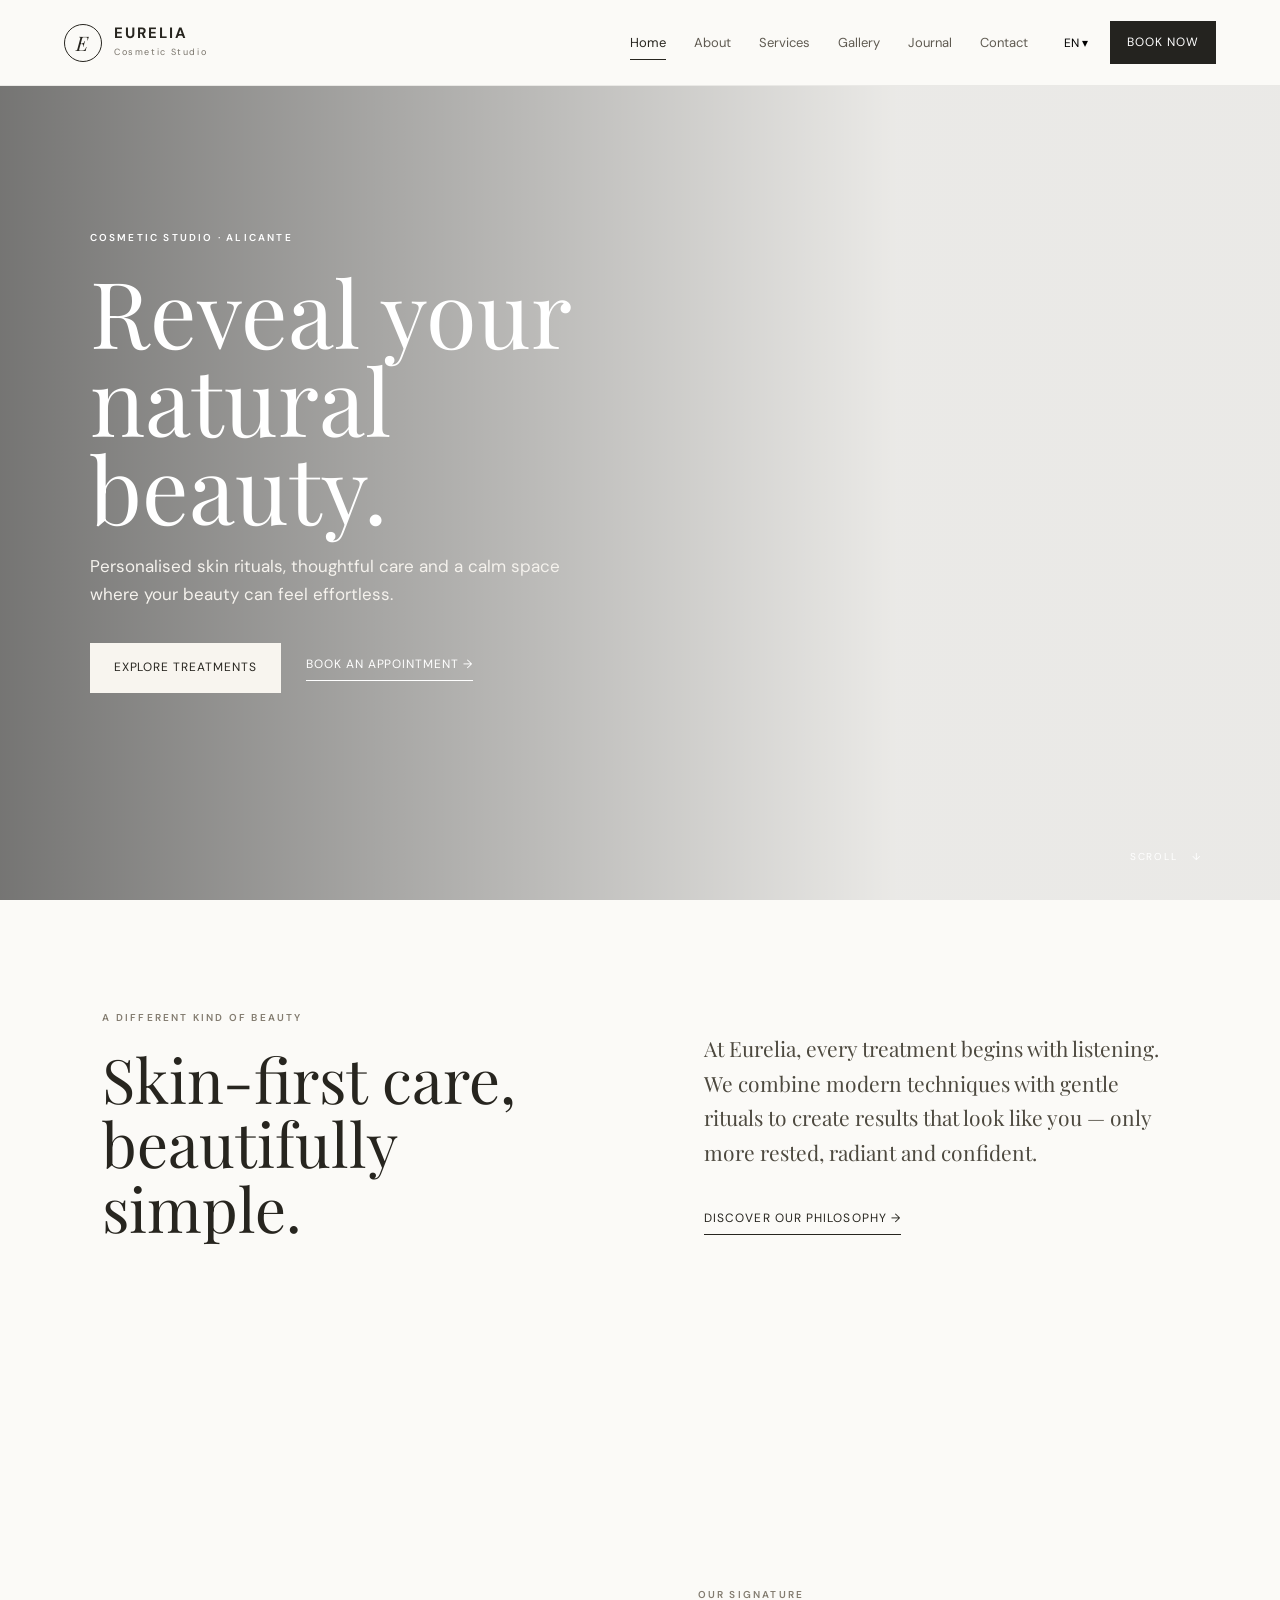
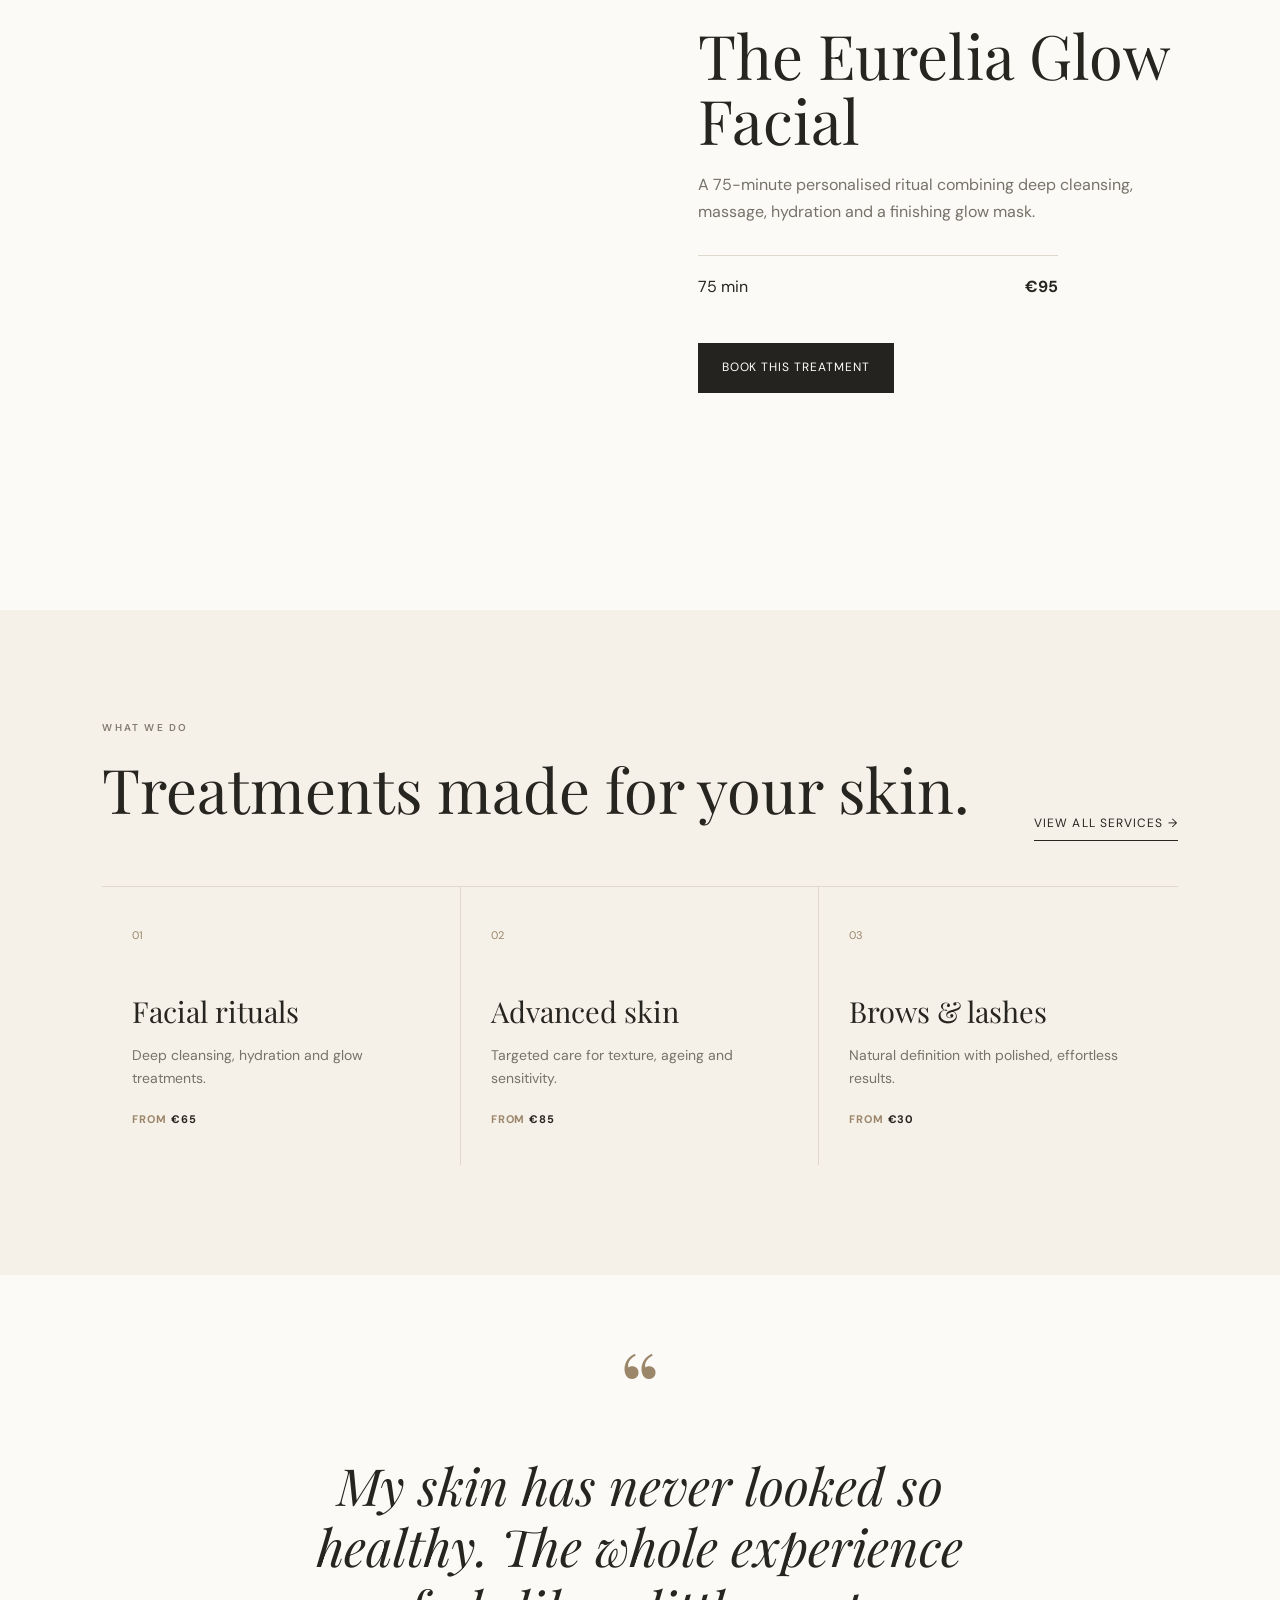
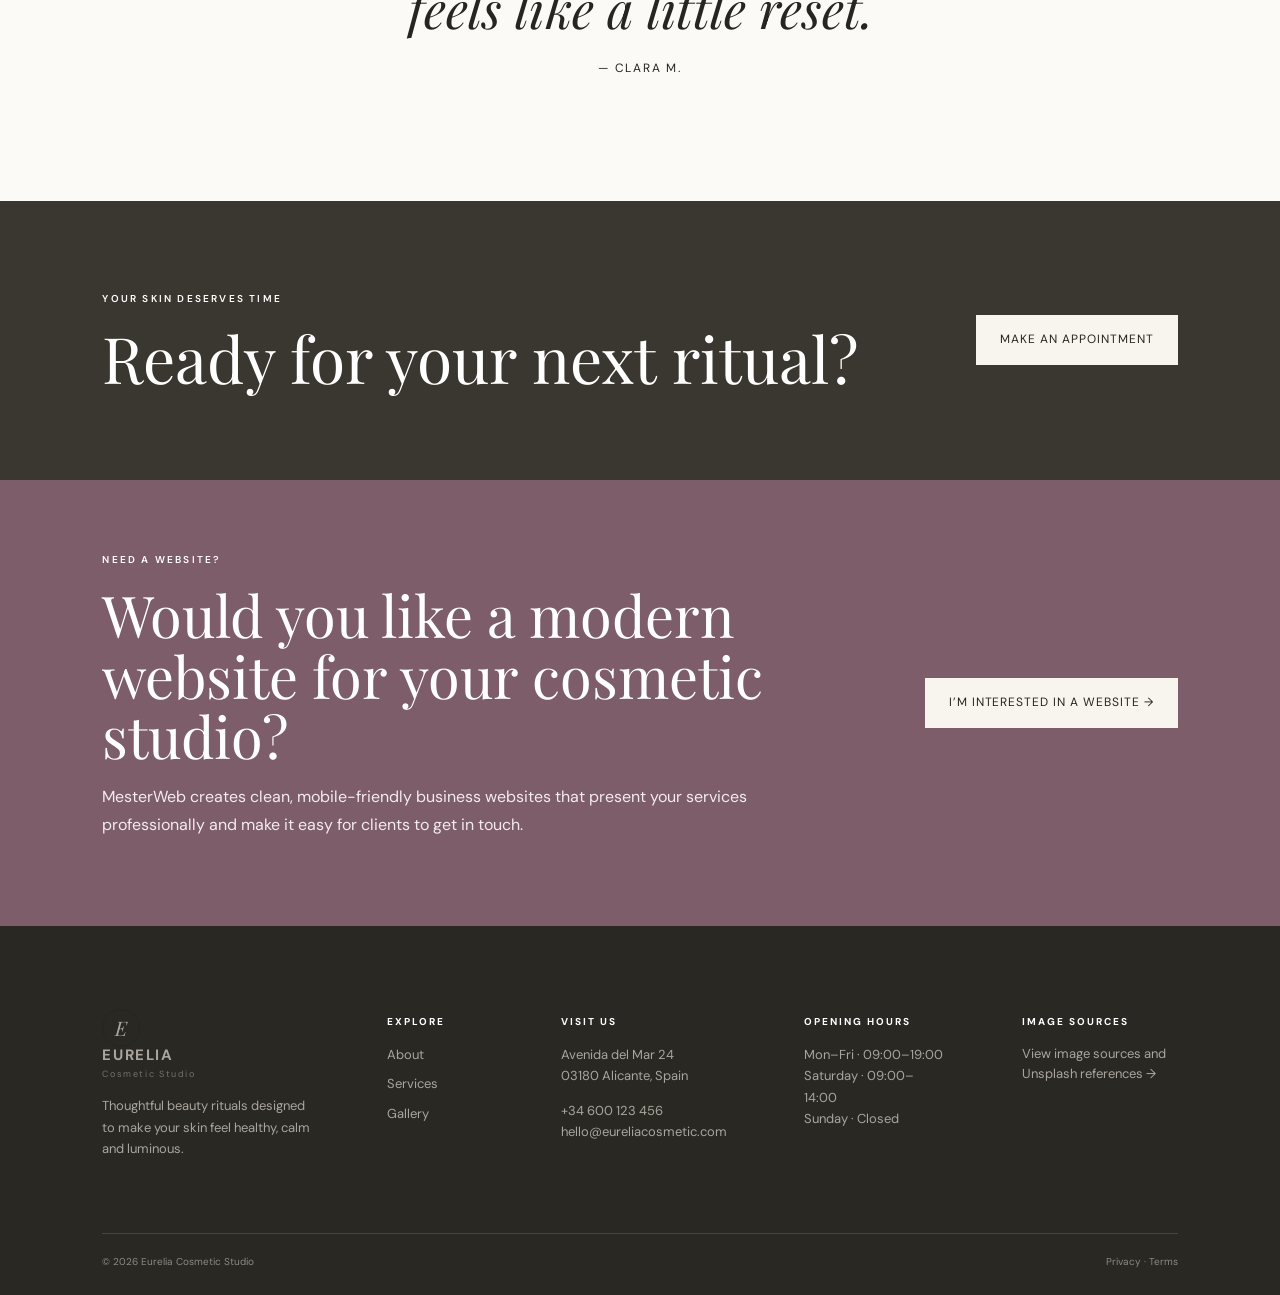
<file: index.html>
<!doctype html>
<html lang="en">
<head>
<meta charset="utf-8">
<meta name="viewport" content="width=device-width, initial-scale=1">
<title>Eurelia Cosmetic Studio</title>
<meta name="description" content="Eurelia Cosmetic Studio — modern cosmetic and skincare treatments.">
<link rel="stylesheet" href="css/style.css">
</head>
<body data-page="home">

    <header class="site-header">
      <a class="brand" href="index.html">
        <span class="brand-mark">E</span>
        <span><strong>EURELIA</strong><small>Cosmetic Studio</small></span>
      </a>
      <button class="menu-toggle" aria-label="Open menu"><span></span><span></span><span></span></button>
      <nav class="main-nav">
        <a class="active" href="index.html" data-i18n="nav.home">Home</a>
        <a class="" href="about.html" data-i18n="nav.about">About</a>
        <a class="" href="services.html" data-i18n="nav.services">Services</a>
        <a class="" href="gallery.html" data-i18n="nav.gallery">Gallery</a>
        <a class="" href="blog.html" data-i18n="nav.blog">Journal</a>
        <a class="" href="contact.html" data-i18n="nav.contact">Contact</a>
      </nav>
      <div class="header-actions">
        <div class="lang-switcher">
          <button class="lang-current">EN ▾</button>
          <div class="lang-menu">
            <button data-lang="en">English</button>
            <button data-lang="es">Español</button>
            <button data-lang="hu">Magyar</button>
          </div>
        </div>
        <a class="btn btn-dark btn-small" href="contact.html" data-i18n="nav.book">Book now</a>
      </div>
    </header>
    
<main>

<section class="hero hero-home">
  <div class="hero-image"></div>
  <div class="hero-overlay"></div>
  <div class="hero-content">
    <p class="eyebrow light" data-i18n="home.eyebrow">COSMETIC STUDIO · ALICANTE</p>
    <h1 data-i18n="home.title">Reveal your<br><em>natural beauty.</em></h1>
    <p data-i18n="home.text">Personalised skin rituals, thoughtful care and a calm space where your beauty can feel effortless.</p>
    <div class="hero-buttons"><a class="btn btn-light" href="services.html" data-i18n="home.cta1">Explore treatments</a><a class="text-link light" href="contact.html" data-i18n="home.cta2">Book an appointment →</a></div>
  </div>
  <div class="hero-scroll">SCROLL <span>↓</span></div>
</section>
<section class="intro section">
  <div><p class="eyebrow" data-i18n="home.introEyebrow">A DIFFERENT KIND OF BEAUTY</p><h2 data-i18n="home.introTitle">Skin-first care,<br><em>beautifully simple.</em></h2></div>
  <div><p class="lead" data-i18n="home.introText">At Eurelia, every treatment begins with listening. We combine modern techniques with gentle rituals to create results that look like you — only more rested, radiant and confident.</p><a class="arrow-link" href="about.html" data-i18n="home.learn">Discover our philosophy →</a></div>
</section>
<section class="image-split section">
  <div class="image-card tall img-facial"></div>
  <div class="split-copy"><p class="eyebrow" data-i18n="home.signatureEyebrow">OUR SIGNATURE</p><h2 data-i18n="home.signatureTitle">The Eurelia<br><em>Glow Facial</em></h2><p data-i18n="home.signatureText">A 75-minute personalised ritual combining deep cleansing, massage, hydration and a finishing glow mask.</p><div class="price-row"><span data-i18n="home.signatureTime">75 min</span><strong>€95</strong></div><a class="btn btn-dark" href="contact.html" data-i18n="home.book">Book this treatment</a></div>
</section>
<section class="services-preview section section-soft">
  <div class="section-head"><div><p class="eyebrow" data-i18n="home.servicesEyebrow">WHAT WE DO</p><h2 data-i18n="home.servicesTitle">Treatments made<br><em>for your skin.</em></h2></div><a class="arrow-link" href="services.html" data-i18n="home.allServices">View all services →</a></div>
  <div class="service-grid">
    <a class="service-card" href="services.html"><span>01</span><h3 data-i18n="services.facial">Facial rituals</h3><p data-i18n="home.service1">Deep cleansing, hydration and glow treatments.</p><b><span data-i18n="home.from">from</span> €65</b></a>
    <a class="service-card" href="services.html"><span>02</span><h3 data-i18n="services.anti">Advanced skin</h3><p data-i18n="home.service2">Targeted care for texture, ageing and sensitivity.</p><b><span data-i18n="home.from">from</span> €85</b></a>
    <a class="service-card" href="services.html"><span>03</span><h3 data-i18n="services.brows">Brows & lashes</h3><p data-i18n="home.service3">Natural definition with polished, effortless results.</p><b><span data-i18n="home.from">from</span> €30</b></a>
  </div>
</section>
<section class="quote section">
  <div class="quote-mark">“</div><blockquote data-i18n="home.quote">My skin has never looked so healthy. The whole experience feels like a little reset.</blockquote><p>— Clara M.</p>
</section>
<section class="cta-banner">
  <div><p class="eyebrow light" data-i18n="home.ctaEyebrow">YOUR SKIN DESERVES TIME</p><h2 data-i18n="home.ctaTitle">Ready for your<br><em>next ritual?</em></h2></div>
  <a class="btn btn-light" href="contact.html" data-i18n="home.ctaButton">Make an appointment</a>
</section>

</main>

<section class="mesterweb-cta">
  <div>
    <p class="eyebrow light" data-i18n="mesterweb.eyebrow">NEED A WEBSITE?</p>
    <h2 data-i18n="mesterweb.title">Would you like a modern website for your cosmetic studio?</h2>
    <p data-i18n="mesterweb.text">MesterWeb creates clean, mobile-friendly business websites that present your services professionally and make it easy for clients to get in touch.</p>
  </div>
  <a class="btn btn-light" href="https://mesterweb-nco7.onrender.com" target="_blank" rel="noopener noreferrer" data-i18n="mesterweb.button">I’m interested in a website →</a>
</section>

    <footer class="footer">
      <div class="footer-grid">
        <div>
          <a class="brand footer-brand" href="index.html"><span class="brand-mark">E</span><span><strong>EURELIA</strong><small>Cosmetic Studio</small></span></a>
          <p data-i18n="footer.text">Thoughtful beauty rituals designed to make your skin feel healthy, calm and luminous.</p>
        </div>
        <div><h4 data-i18n="footer.explore">Explore</h4>
          <a href="about.html" data-i18n="nav.about">About</a><a href="services.html" data-i18n="nav.services">Services</a><a href="gallery.html" data-i18n="nav.gallery">Gallery</a>
        </div>
        <div><h4 data-i18n="footer.visit">Visit us</h4>
          <p>Avenida del Mar 24<br>03180 Alicante, Spain</p>
          <p>+34 600 123 456<br>hello@eureliacosmetic.com</p>
        </div>
        <div><h4 data-i18n="footer.hours">Opening hours</h4>
          <p>Mon–Fri · 09:00–19:00<br>Saturday · 09:00–14:00<br>Sunday · Closed</p>
        </div>
        <div class="footer-sources">
          <h4 data-i18n="footer.sourcesTitle">Image sources</h4>
          <a href="kepforrasok.html" data-i18n="footer.sourcesLink">View image sources and Unsplash references →</a>
        </div>
      </div>
      <div class="footer-bottom"><span>© 2026 Eurelia Cosmetic Studio</span><span>Privacy · Terms</span></div>
    </footer>
    
<script src="js/script.js"></script>
</body>
</html>
</file>
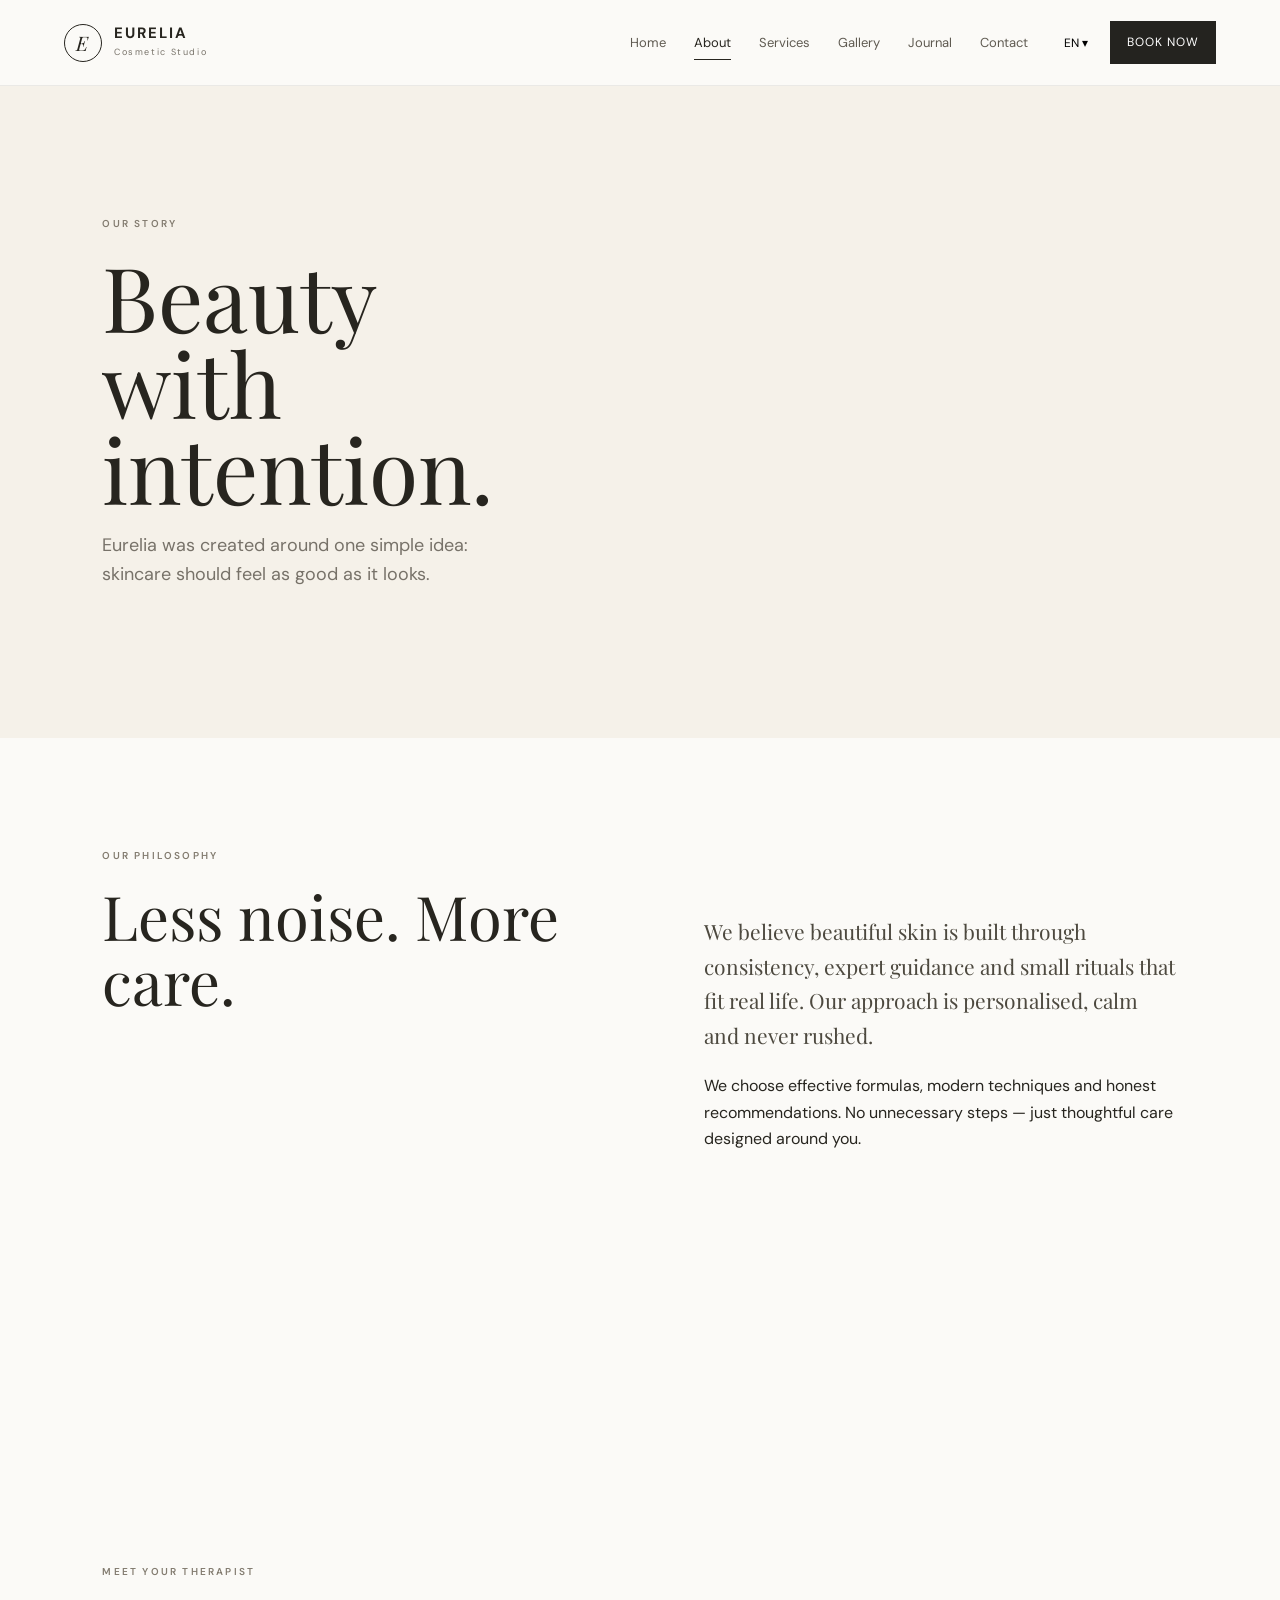
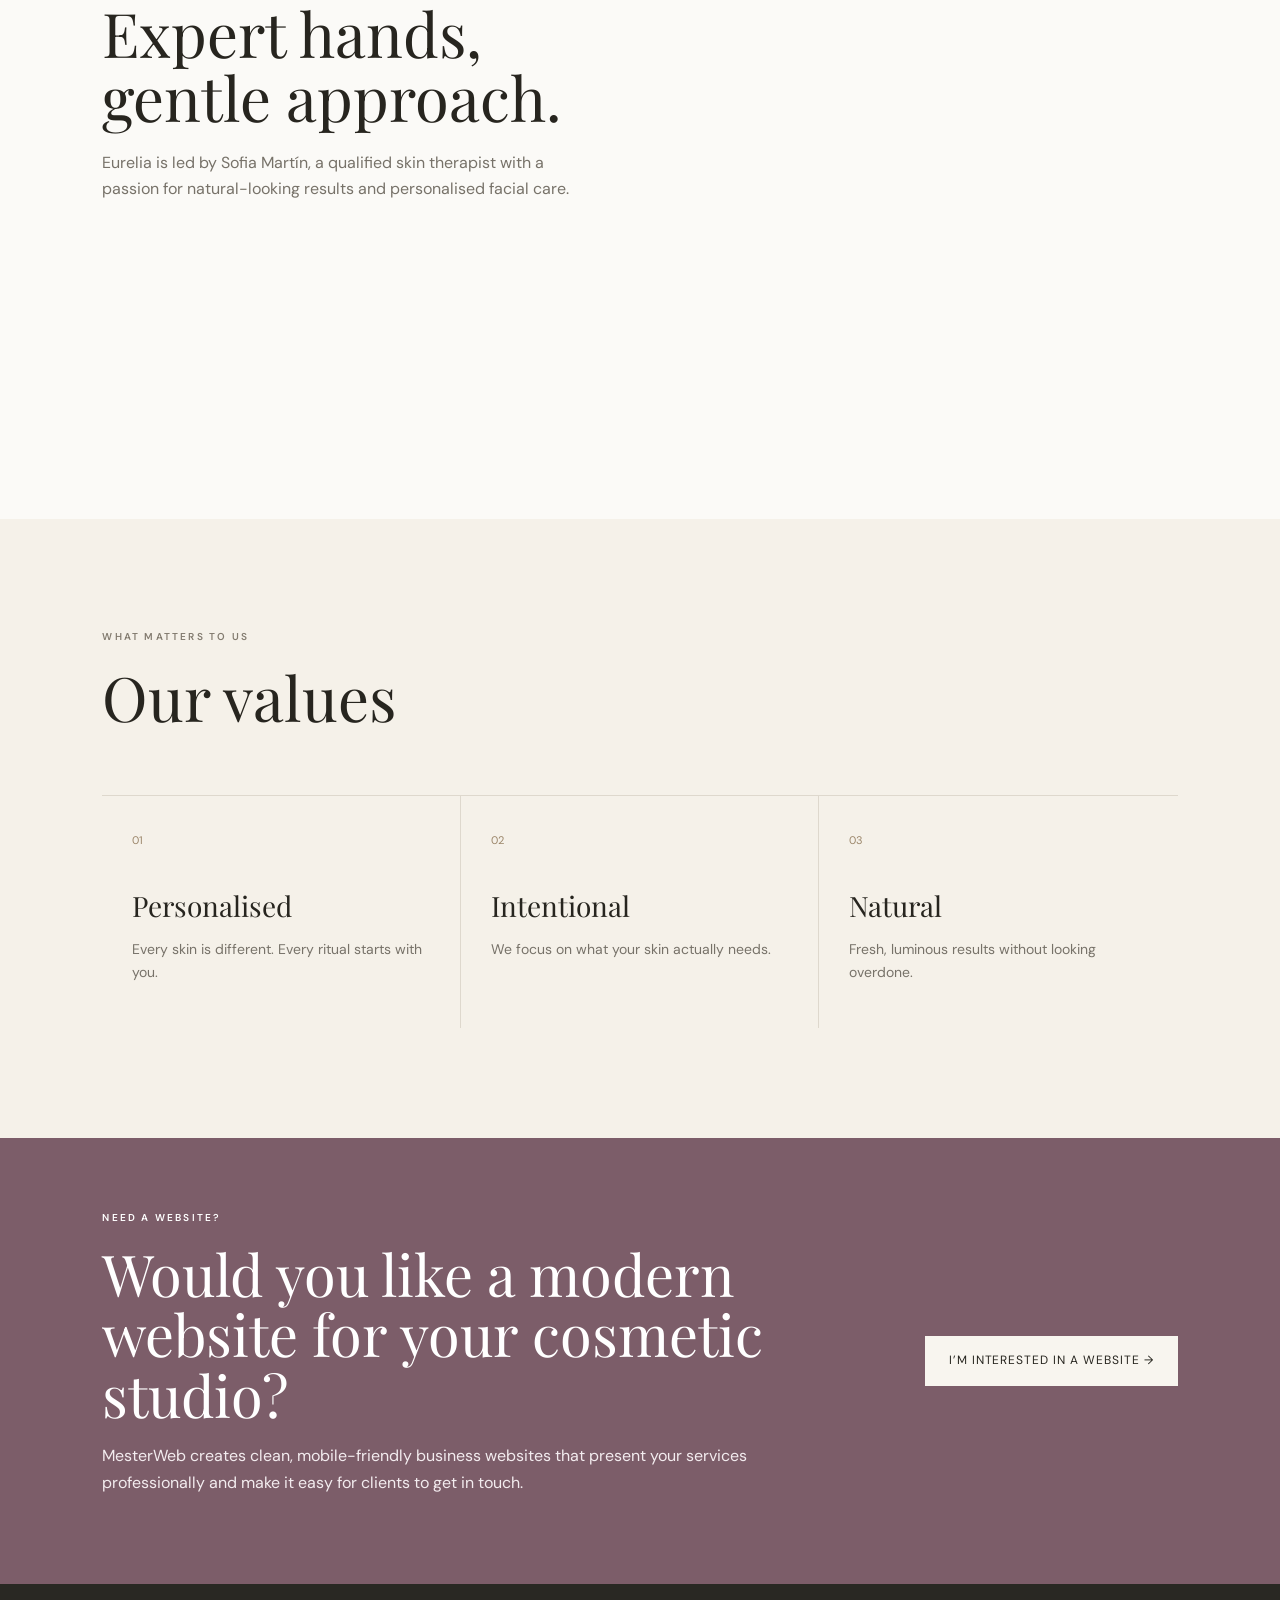
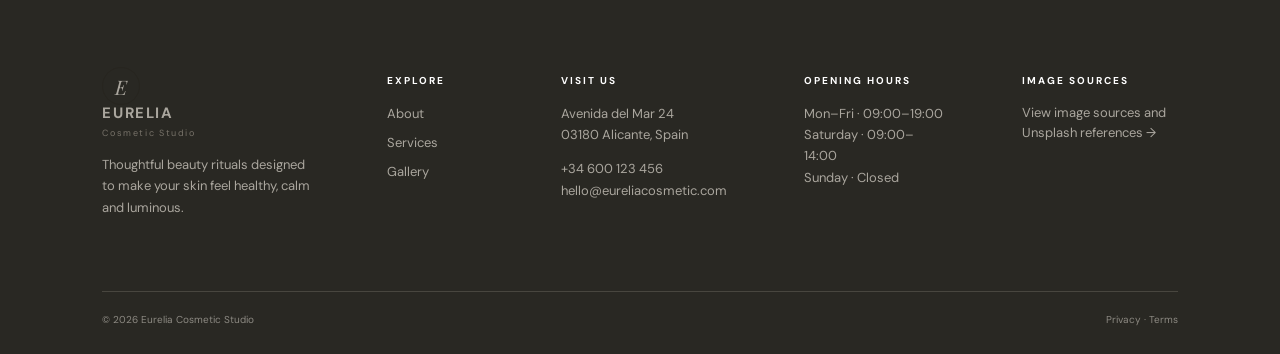
<file: about.html>
<!doctype html>
<html lang="en">
<head>
<meta charset="utf-8">
<meta name="viewport" content="width=device-width, initial-scale=1">
<title>Eurelia Cosmetic Studio</title>
<meta name="description" content="Eurelia Cosmetic Studio — modern cosmetic and skincare treatments.">
<link rel="stylesheet" href="css/style.css">
</head>
<body data-page="about">

    <header class="site-header">
      <a class="brand" href="index.html">
        <span class="brand-mark">E</span>
        <span><strong>EURELIA</strong><small>Cosmetic Studio</small></span>
      </a>
      <button class="menu-toggle" aria-label="Open menu"><span></span><span></span><span></span></button>
      <nav class="main-nav">
        <a class="" href="index.html" data-i18n="nav.home">Home</a>
        <a class="active" href="about.html" data-i18n="nav.about">About</a>
        <a class="" href="services.html" data-i18n="nav.services">Services</a>
        <a class="" href="gallery.html" data-i18n="nav.gallery">Gallery</a>
        <a class="" href="blog.html" data-i18n="nav.blog">Journal</a>
        <a class="" href="contact.html" data-i18n="nav.contact">Contact</a>
      </nav>
      <div class="header-actions">
        <div class="lang-switcher">
          <button class="lang-current">EN ▾</button>
          <div class="lang-menu">
            <button data-lang="en">English</button>
            <button data-lang="es">Español</button>
            <button data-lang="hu">Magyar</button>
          </div>
        </div>
        <a class="btn btn-dark btn-small" href="contact.html" data-i18n="nav.book">Book now</a>
      </div>
    </header>
    
<main>

<section class="page-hero"><div><p class="eyebrow" data-i18n="about.eyebrow">OUR STORY</p><h1 data-i18n="about.title">Beauty with<br><em>intention.</em></h1><p data-i18n="about.intro">Eurelia was created around one simple idea: skincare should feel as good as it looks.</p></div><div class="page-hero-image img-about"></div></section>
<section class="section two-col"><div><p class="eyebrow" data-i18n="about.philosophyEyebrow">OUR PHILOSOPHY</p><h2 data-i18n="about.philosophyTitle">Less noise.<br>More <em>care.</em></h2></div><div><p class="lead" data-i18n="about.philosophyText">We believe beautiful skin is built through consistency, expert guidance and small rituals that fit real life. Our approach is personalised, calm and never rushed.</p><p data-i18n="about.philosophyText2">We choose effective formulas, modern techniques and honest recommendations. No unnecessary steps — just thoughtful care designed around you.</p></div></section>
<section class="section image-split reverse"><div class="image-card tall img-team"></div><div class="split-copy"><p class="eyebrow" data-i18n="about.founderEyebrow">MEET YOUR THERAPIST</p><h2 data-i18n="about.founderTitle">Expert hands,<br><em>gentle approach.</em></h2><p data-i18n="about.founderText">Eurelia is led by Sofia Martín, a qualified skin therapist with a passion for natural-looking results and personalised facial care.</p></div></section>
<section class="values section section-soft"><div class="section-head"><div><p class="eyebrow" data-i18n="about.valuesEyebrow">WHAT MATTERS TO US</p><h2 data-i18n="about.valuesTitle">Our values</h2></div></div><div class="value-grid"><div><span>01</span><h3 data-i18n="about.v1">Personalised</h3><p data-i18n="about.v1t">Every skin is different. Every ritual starts with you.</p></div><div><span>02</span><h3 data-i18n="about.v2">Intentional</h3><p data-i18n="about.v2t">We focus on what your skin actually needs.</p></div><div><span>03</span><h3 data-i18n="about.v3">Natural</h3><p data-i18n="about.v3t">Fresh, luminous results without looking overdone.</p></div></div></section>

</main>

<section class="mesterweb-cta">
  <div>
    <p class="eyebrow light" data-i18n="mesterweb.eyebrow">NEED A WEBSITE?</p>
    <h2 data-i18n="mesterweb.title">Would you like a modern website for your cosmetic studio?</h2>
    <p data-i18n="mesterweb.text">MesterWeb creates clean, mobile-friendly business websites that present your services professionally and make it easy for clients to get in touch.</p>
  </div>
  <a class="btn btn-light" href="https://mesterweb-nco7.onrender.com" target="_blank" rel="noopener noreferrer" data-i18n="mesterweb.button">I’m interested in a website →</a>
</section>

    <footer class="footer">
      <div class="footer-grid">
        <div>
          <a class="brand footer-brand" href="index.html"><span class="brand-mark">E</span><span><strong>EURELIA</strong><small>Cosmetic Studio</small></span></a>
          <p data-i18n="footer.text">Thoughtful beauty rituals designed to make your skin feel healthy, calm and luminous.</p>
        </div>
        <div><h4 data-i18n="footer.explore">Explore</h4>
          <a href="about.html" data-i18n="nav.about">About</a><a href="services.html" data-i18n="nav.services">Services</a><a href="gallery.html" data-i18n="nav.gallery">Gallery</a>
        </div>
        <div><h4 data-i18n="footer.visit">Visit us</h4>
          <p>Avenida del Mar 24<br>03180 Alicante, Spain</p>
          <p>+34 600 123 456<br>hello@eureliacosmetic.com</p>
        </div>
        <div><h4 data-i18n="footer.hours">Opening hours</h4>
          <p>Mon–Fri · 09:00–19:00<br>Saturday · 09:00–14:00<br>Sunday · Closed</p>
        </div>
        <div class="footer-sources">
          <h4 data-i18n="footer.sourcesTitle">Image sources</h4>
          <a href="kepforrasok.html" data-i18n="footer.sourcesLink">View image sources and Unsplash references →</a>
        </div>
      </div>
      <div class="footer-bottom"><span>© 2026 Eurelia Cosmetic Studio</span><span>Privacy · Terms</span></div>
    </footer>
    
<script src="js/script.js"></script>
</body>
</html>
</file>
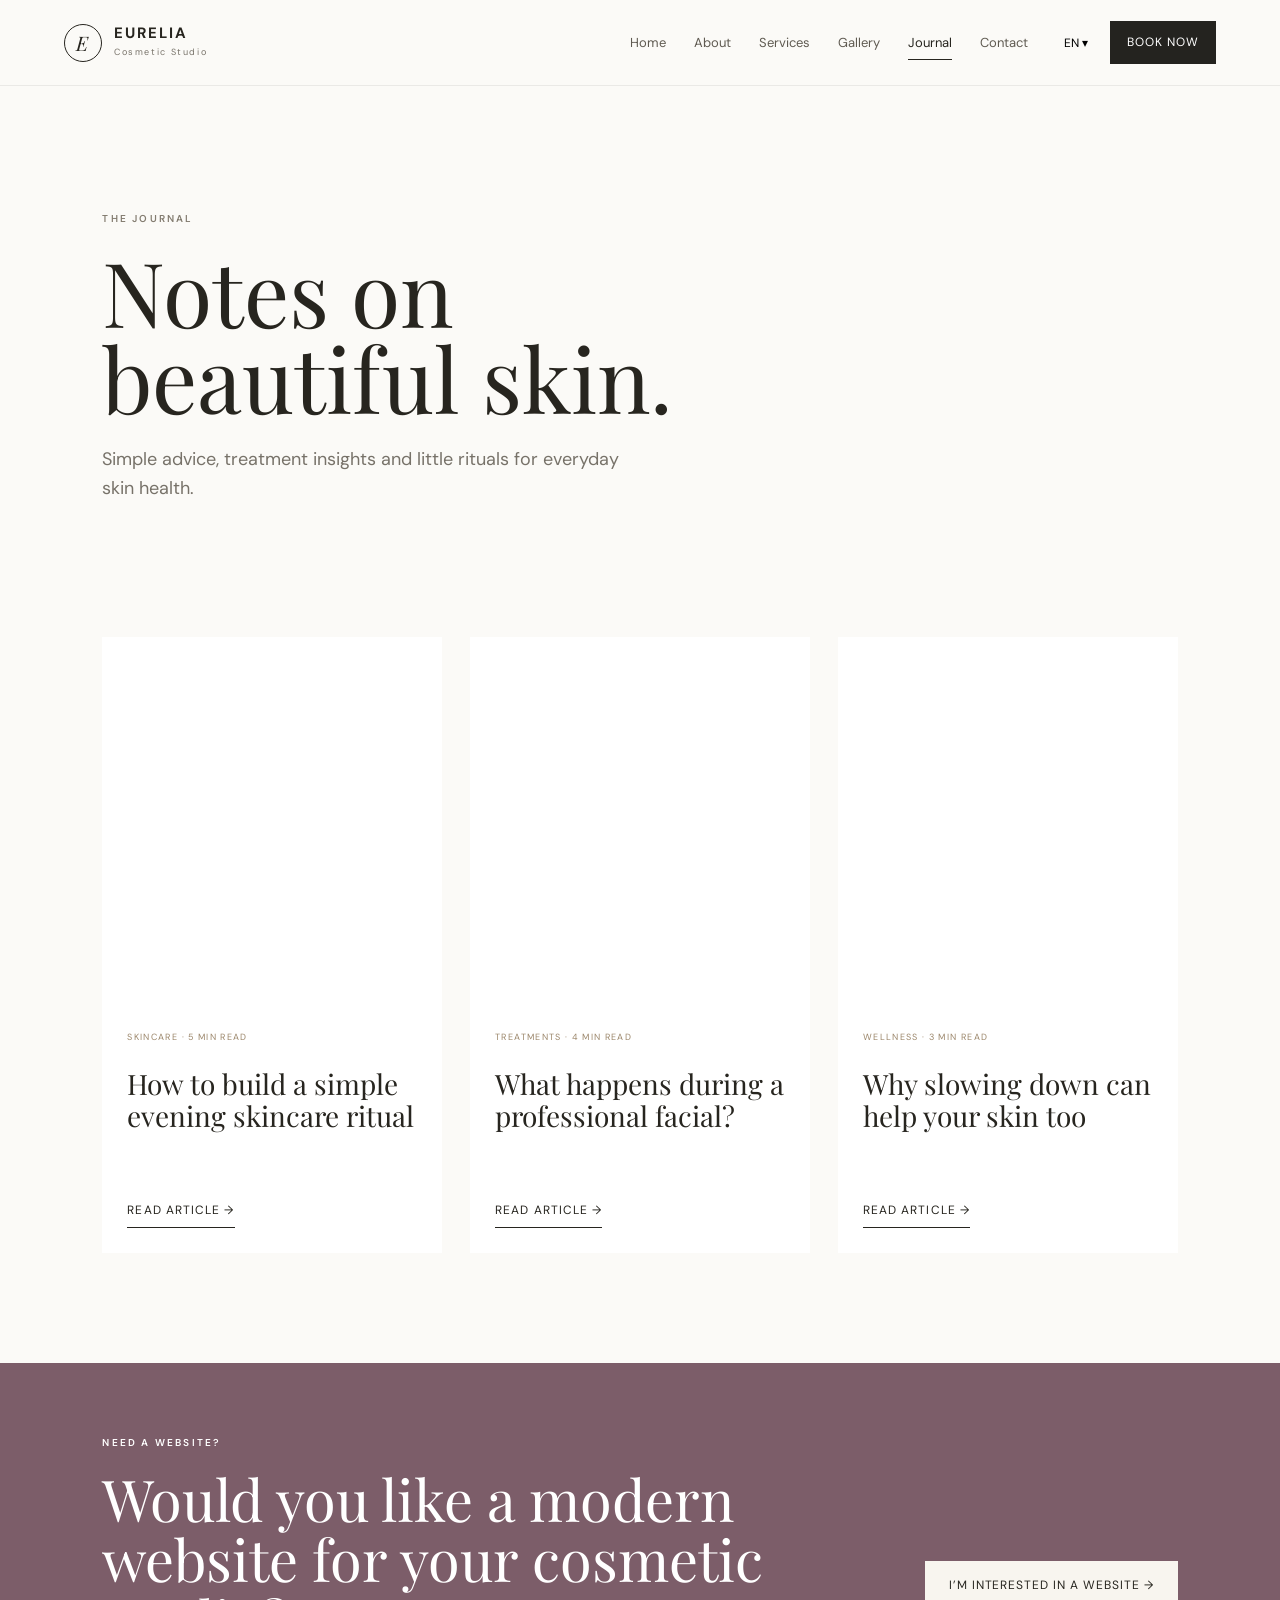
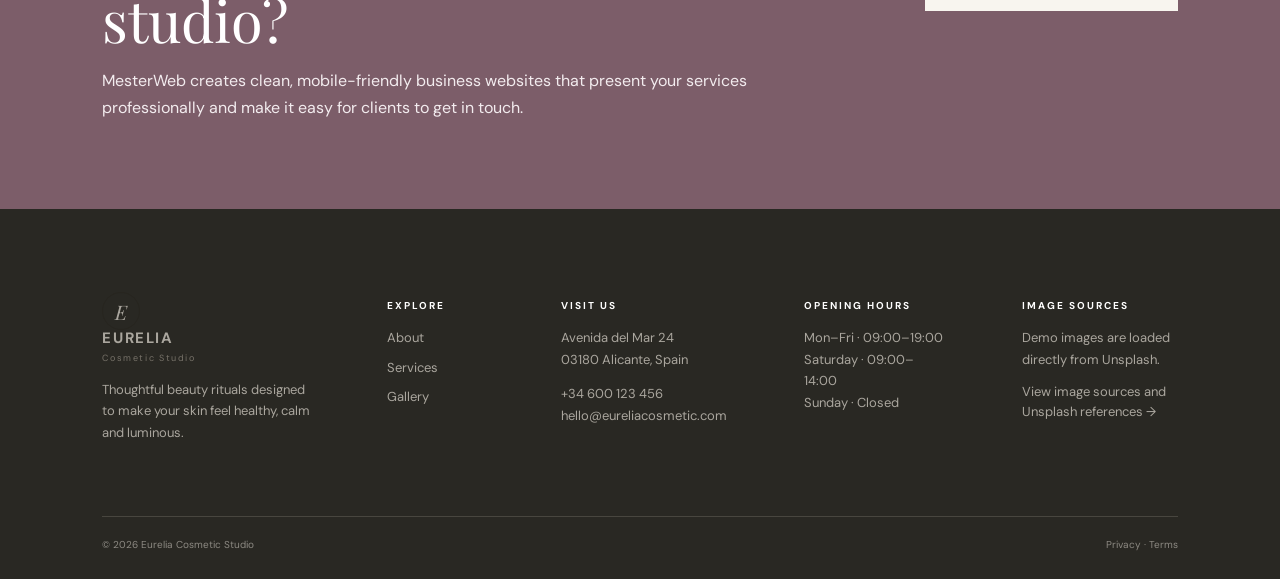
<file: blog.html>
<!doctype html>
<html lang="en">
<head>
<meta charset="utf-8">
<meta name="viewport" content="width=device-width, initial-scale=1">
<title>Eurelia Cosmetic Studio</title>
<meta name="description" content="Eurelia Cosmetic Studio — modern cosmetic and skincare treatments.">
<link rel="stylesheet" href="css/style.css">
</head>
<body data-page="blog">

    <header class="site-header">
      <a class="brand" href="index.html">
        <span class="brand-mark">E</span>
        <span><strong>EURELIA</strong><small>Cosmetic Studio</small></span>
      </a>
      <button class="menu-toggle" aria-label="Open menu"><span></span><span></span><span></span></button>
      <nav class="main-nav">
        <a class="" href="index.html" data-i18n="nav.home">Home</a>
        <a class="" href="about.html" data-i18n="nav.about">About</a>
        <a class="" href="services.html" data-i18n="nav.services">Services</a>
        <a class="" href="gallery.html" data-i18n="nav.gallery">Gallery</a>
        <a class="active" href="blog.html" data-i18n="nav.blog">Journal</a>
        <a class="" href="contact.html" data-i18n="nav.contact">Contact</a>
      </nav>
      <div class="header-actions">
        <div class="lang-switcher">
          <button class="lang-current">EN ▾</button>
          <div class="lang-menu">
            <button data-lang="en">English</button>
            <button data-lang="es">Español</button>
            <button data-lang="hu">Magyar</button>
          </div>
        </div>
        <a class="btn btn-dark btn-small" href="contact.html" data-i18n="nav.book">Book now</a>
      </div>
    </header>
    
<main>

<section class="page-heading"><p class="eyebrow" data-i18n="blog.eyebrow">THE JOURNAL</p><h1 data-i18n="blog.title">Notes on<br><em>beautiful skin.</em></h1><p data-i18n="blog.intro">Simple advice, treatment insights and little rituals for everyday skin health.</p></section>
<section class="blog-grid section">
  <article class="post-card"><div class="post-image p1"></div><div><small data-i18n="blog.cat1">SKINCARE · 5 MIN READ</small><h2 data-i18n="blog.post1">How to build a simple evening skincare ritual</h2><a href="#" class="arrow-link" data-i18n="blog.read">Read article →</a></div></article>
  <article class="post-card"><div class="post-image p2"></div><div><small data-i18n="blog.cat2">TREATMENTS · 4 MIN READ</small><h2 data-i18n="blog.post2">What happens during a professional facial?</h2><a href="#" class="arrow-link" data-i18n="blog.read">Read article →</a></div></article>
  <article class="post-card"><div class="post-image p3"></div><div><small data-i18n="blog.cat3">WELLNESS · 3 MIN READ</small><h2 data-i18n="blog.post3">Why slowing down can help your skin too</h2><a href="#" class="arrow-link" data-i18n="blog.read">Read article →</a></div></article>
</section>

</main>

<section class="mesterweb-cta">
  <div>
    <p class="eyebrow light" data-i18n="mesterweb.eyebrow">NEED A WEBSITE?</p>
    <h2 data-i18n="mesterweb.title">Would you like a modern website for your cosmetic studio?</h2>
    <p data-i18n="mesterweb.text">MesterWeb creates clean, mobile-friendly business websites that present your services professionally and make it easy for clients to get in touch.</p>
  </div>
  <a class="btn btn-light" href="https://mesterweb-nco7.onrender.com" target="_blank" rel="noopener noreferrer" data-i18n="mesterweb.button">I’m interested in a website →</a>
</section>

    <footer class="footer">
      <div class="footer-grid">
        <div>
          <a class="brand footer-brand" href="index.html"><span class="brand-mark">E</span><span><strong>EURELIA</strong><small>Cosmetic Studio</small></span></a>
          <p data-i18n="footer.text">Thoughtful beauty rituals designed to make your skin feel healthy, calm and luminous.</p>
        </div>
        <div><h4 data-i18n="footer.explore">Explore</h4>
          <a href="about.html" data-i18n="nav.about">About</a><a href="services.html" data-i18n="nav.services">Services</a><a href="gallery.html" data-i18n="nav.gallery">Gallery</a>
        </div>
        <div><h4 data-i18n="footer.visit">Visit us</h4>
          <p>Avenida del Mar 24<br>03180 Alicante, Spain</p>
          <p>+34 600 123 456<br>hello@eureliacosmetic.com</p>
        </div>
        <div><h4 data-i18n="footer.hours">Opening hours</h4>
          <p>Mon–Fri · 09:00–19:00<br>Saturday · 09:00–14:00<br>Sunday · Closed</p>
        </div>
        <div class="footer-sources">
          <h4 data-i18n="footer.sourcesTitle">Image sources</h4>
          <p data-i18n="footer.sourcesText">Demo images are loaded directly from Unsplash.</p>
          <a href="kepforrasok.html" data-i18n="footer.sourcesLink">View image sources and Unsplash references →</a>
        </div>
      </div>
      <div class="footer-bottom"><span>© 2026 Eurelia Cosmetic Studio</span><span>Privacy · Terms</span></div>
    </footer>
    
<script src="js/script.js"></script>
</body>
</html>
</file>
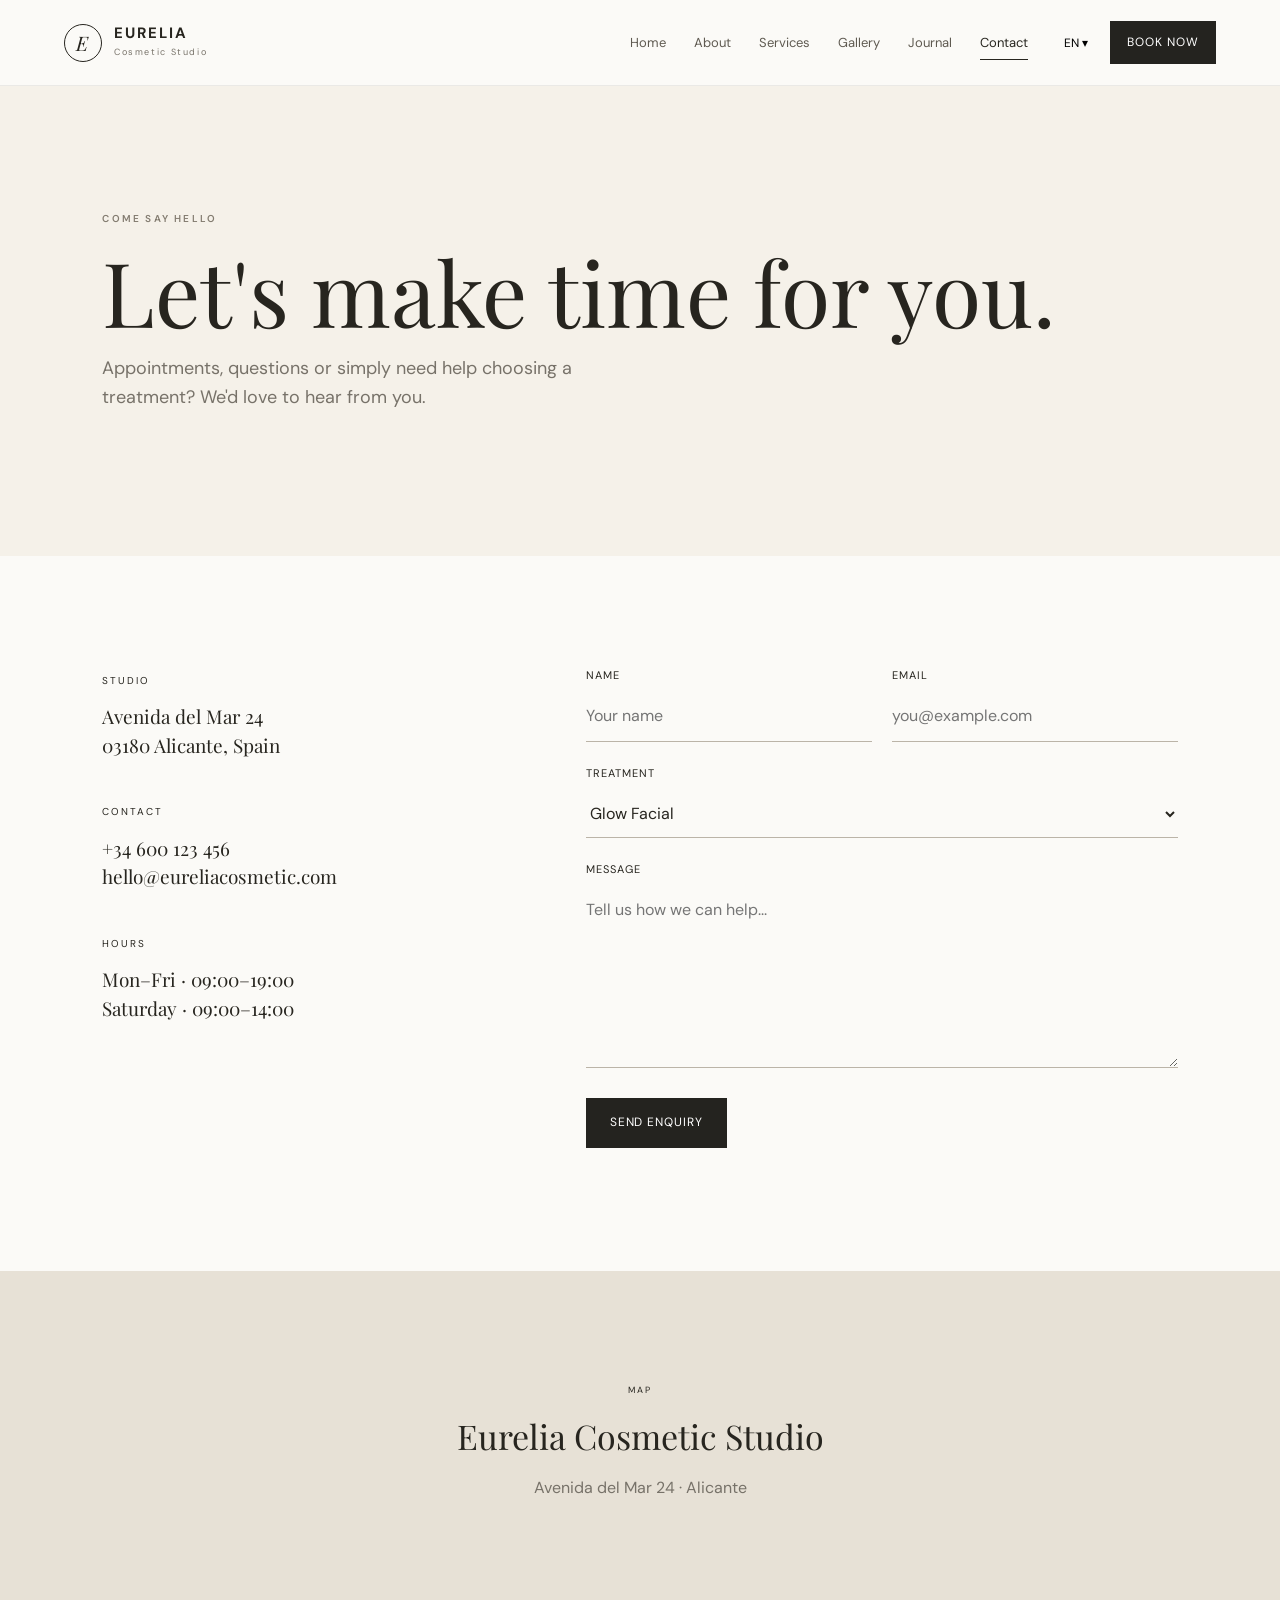
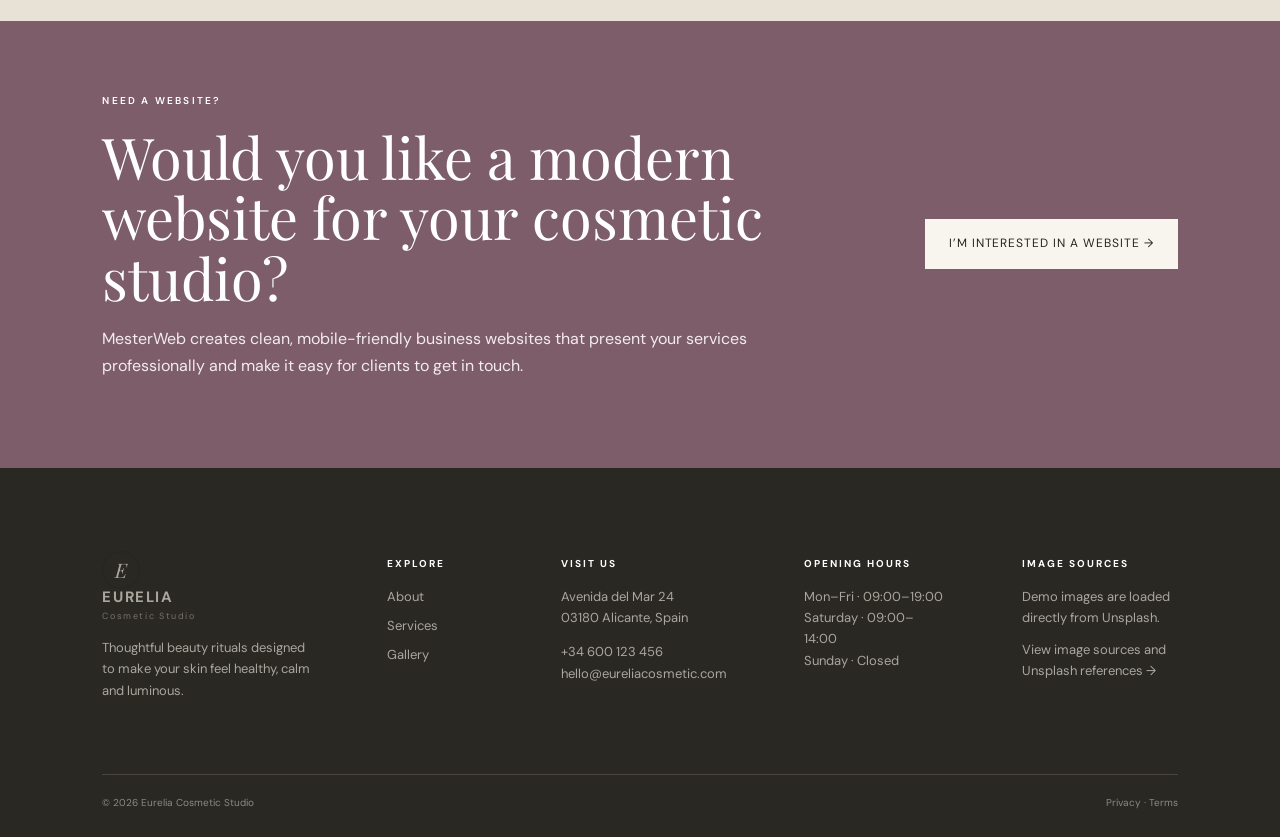
<file: contact.html>
<!doctype html>
<html lang="en">
<head>
<meta charset="utf-8">
<meta name="viewport" content="width=device-width, initial-scale=1">
<title>Eurelia Cosmetic Studio</title>
<meta name="description" content="Eurelia Cosmetic Studio — modern cosmetic and skincare treatments.">
<link rel="stylesheet" href="css/style.css">
</head>
<body data-page="contact">

    <header class="site-header">
      <a class="brand" href="index.html">
        <span class="brand-mark">E</span>
        <span><strong>EURELIA</strong><small>Cosmetic Studio</small></span>
      </a>
      <button class="menu-toggle" aria-label="Open menu"><span></span><span></span><span></span></button>
      <nav class="main-nav">
        <a class="" href="index.html" data-i18n="nav.home">Home</a>
        <a class="" href="about.html" data-i18n="nav.about">About</a>
        <a class="" href="services.html" data-i18n="nav.services">Services</a>
        <a class="" href="gallery.html" data-i18n="nav.gallery">Gallery</a>
        <a class="" href="blog.html" data-i18n="nav.blog">Journal</a>
        <a class="active" href="contact.html" data-i18n="nav.contact">Contact</a>
      </nav>
      <div class="header-actions">
        <div class="lang-switcher">
          <button class="lang-current">EN ▾</button>
          <div class="lang-menu">
            <button data-lang="en">English</button>
            <button data-lang="es">Español</button>
            <button data-lang="hu">Magyar</button>
          </div>
        </div>
        <a class="btn btn-dark btn-small" href="contact.html" data-i18n="nav.book">Book now</a>
      </div>
    </header>
    
<main>

<section class="contact-hero"><div><p class="eyebrow" data-i18n="contact.eyebrow">COME SAY HELLO</p><h1 data-i18n="contact.title">Let's make time<br>for <em>you.</em></h1><p data-i18n="contact.intro">Appointments, questions or simply need help choosing a treatment? We'd love to hear from you.</p></div></section>
<section class="contact-grid section">
  <div class="contact-details"><div><span data-i18n="contact.addressLabel">STUDIO</span><p>Avenida del Mar 24<br>03180 Alicante, Spain</p></div><div><span data-i18n="contact.contactLabel">CONTACT</span><p>+34 600 123 456<br>hello@eureliacosmetic.com</p></div><div><span data-i18n="contact.hoursLabel">HOURS</span><p>Mon–Fri · 09:00–19:00<br>Saturday · 09:00–14:00</p></div></div>
  <form class="contact-form" id="contactForm"><div class="form-row"><label><span data-i18n="contact.name">Name</span><input required name="name" type="text" placeholder="Your name"></label><label><span data-i18n="contact.email">Email</span><input required name="email" type="email" placeholder="you@example.com"></label></div><label><span data-i18n="contact.service">Treatment</span><select name="service"><option>Glow Facial</option><option>Essential Facial</option><option>Advanced Skin</option><option>Brows & Lashes</option><option>Body Ritual</option></select></label><label><span data-i18n="contact.message">Message</span><textarea name="message" rows="6" placeholder="Tell us how we can help..."></textarea></label><button class="btn btn-dark" type="submit" data-i18n="contact.send">Send enquiry</button><p class="form-note" id="formMessage"></p></form>
</section>
<section class="map-placeholder"><div><span>MAP</span><h2>Eurelia Cosmetic Studio</h2><p>Avenida del Mar 24 · Alicante</p></div></section>

</main>

<section class="mesterweb-cta">
  <div>
    <p class="eyebrow light" data-i18n="mesterweb.eyebrow">NEED A WEBSITE?</p>
    <h2 data-i18n="mesterweb.title">Would you like a modern website for your cosmetic studio?</h2>
    <p data-i18n="mesterweb.text">MesterWeb creates clean, mobile-friendly business websites that present your services professionally and make it easy for clients to get in touch.</p>
  </div>
  <a class="btn btn-light" href="https://mesterweb-nco7.onrender.com" target="_blank" rel="noopener noreferrer" data-i18n="mesterweb.button">I’m interested in a website →</a>
</section>

    <footer class="footer">
      <div class="footer-grid">
        <div>
          <a class="brand footer-brand" href="index.html"><span class="brand-mark">E</span><span><strong>EURELIA</strong><small>Cosmetic Studio</small></span></a>
          <p data-i18n="footer.text">Thoughtful beauty rituals designed to make your skin feel healthy, calm and luminous.</p>
        </div>
        <div><h4 data-i18n="footer.explore">Explore</h4>
          <a href="about.html" data-i18n="nav.about">About</a><a href="services.html" data-i18n="nav.services">Services</a><a href="gallery.html" data-i18n="nav.gallery">Gallery</a>
        </div>
        <div><h4 data-i18n="footer.visit">Visit us</h4>
          <p>Avenida del Mar 24<br>03180 Alicante, Spain</p>
          <p>+34 600 123 456<br>hello@eureliacosmetic.com</p>
        </div>
        <div><h4 data-i18n="footer.hours">Opening hours</h4>
          <p>Mon–Fri · 09:00–19:00<br>Saturday · 09:00–14:00<br>Sunday · Closed</p>
        </div>
        <div class="footer-sources">
          <h4 data-i18n="footer.sourcesTitle">Image sources</h4>
          <p data-i18n="footer.sourcesText">Demo images are loaded directly from Unsplash.</p>
          <a href="kepforrasok.html" data-i18n="footer.sourcesLink">View image sources and Unsplash references →</a>
        </div>
      </div>
      <div class="footer-bottom"><span>© 2026 Eurelia Cosmetic Studio</span><span>Privacy · Terms</span></div>
    </footer>
    
<script src="js/script.js"></script>
</body>
</html>
</file>
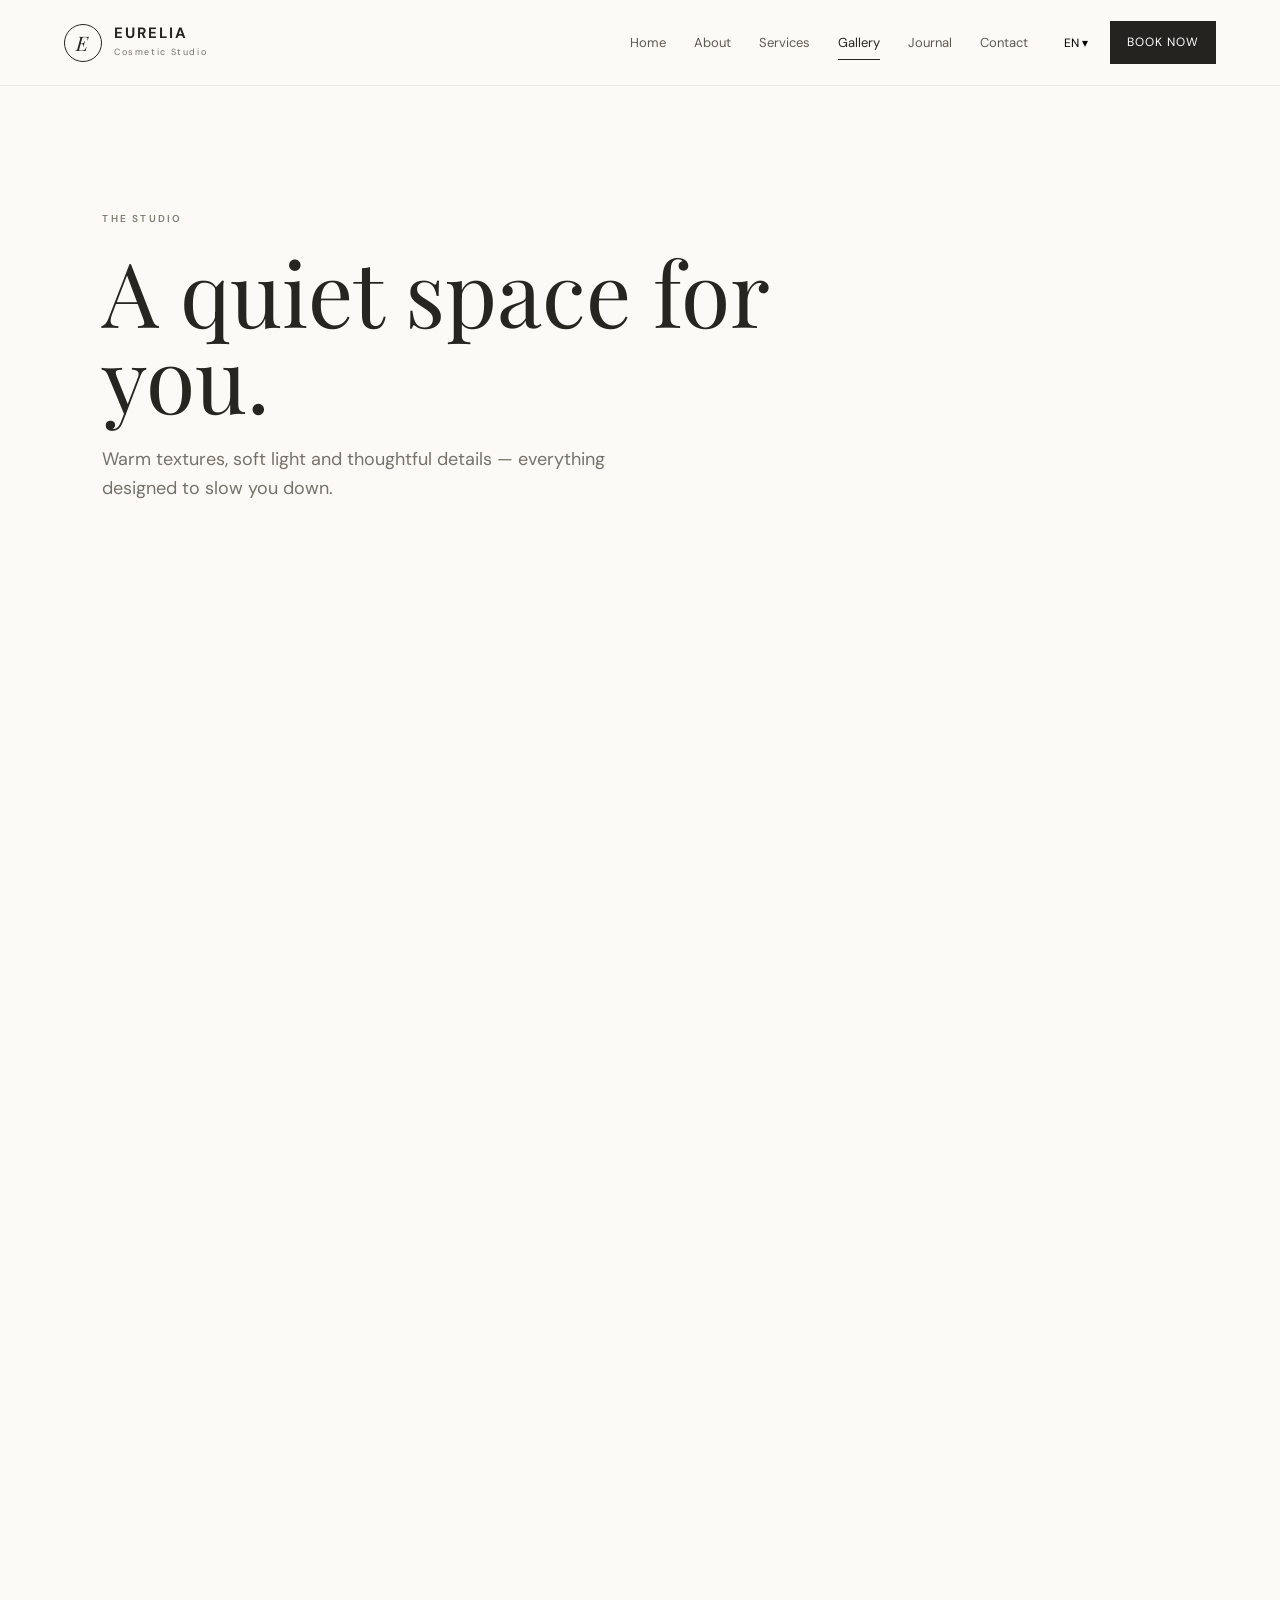
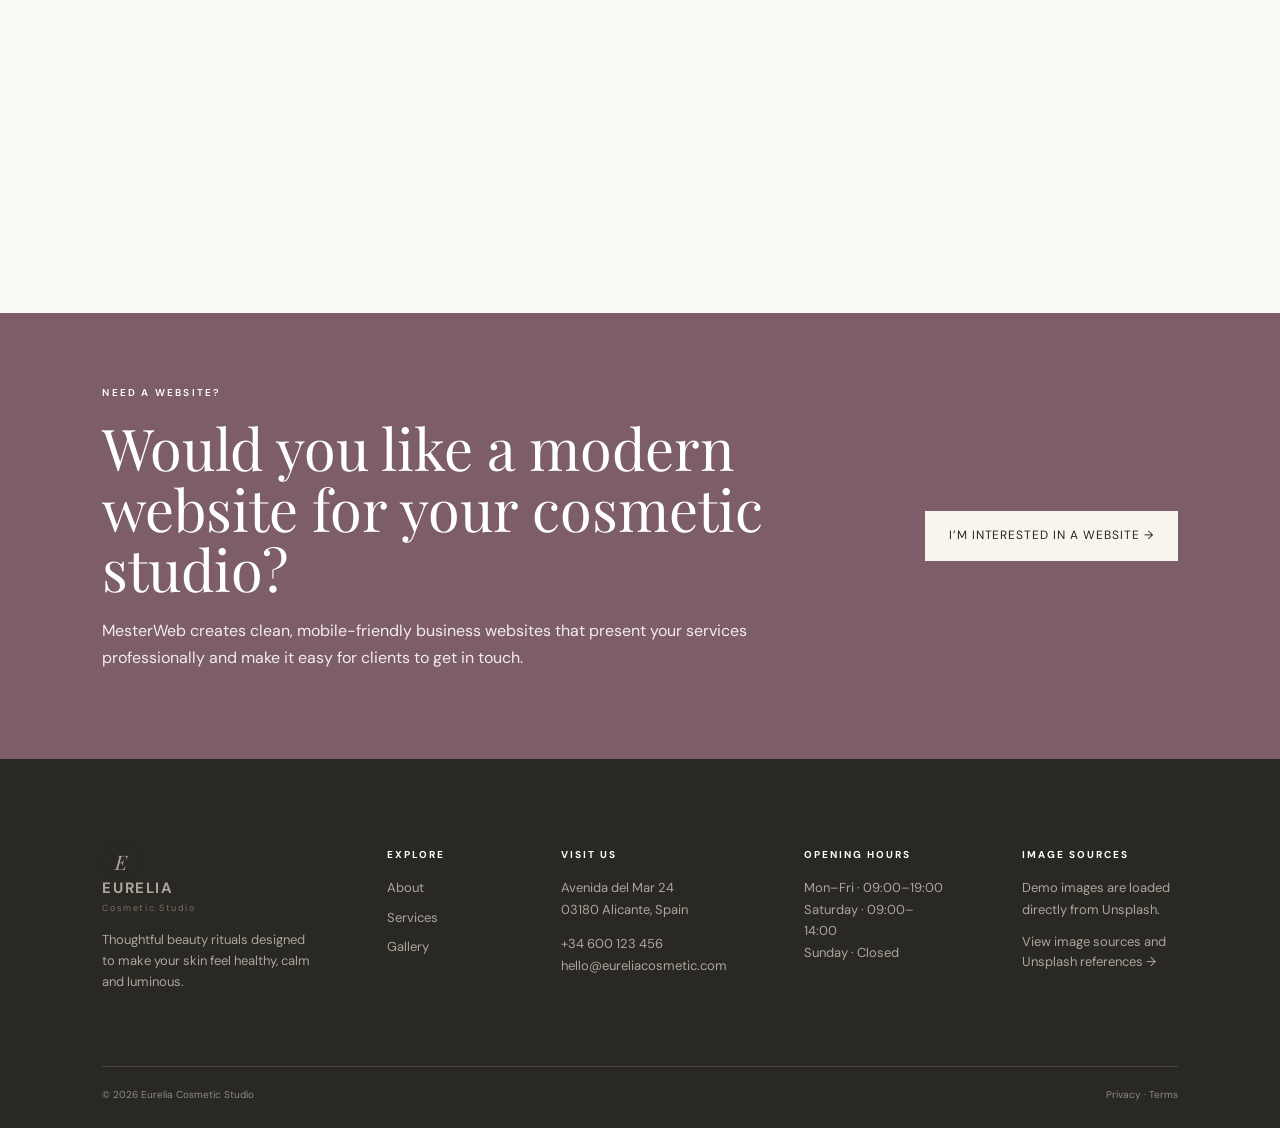
<file: gallery.html>
<!doctype html>
<html lang="en">
<head>
<meta charset="utf-8">
<meta name="viewport" content="width=device-width, initial-scale=1">
<title>Eurelia Cosmetic Studio</title>
<meta name="description" content="Eurelia Cosmetic Studio — modern cosmetic and skincare treatments.">
<link rel="stylesheet" href="css/style.css">
</head>
<body data-page="gallery">

    <header class="site-header">
      <a class="brand" href="index.html">
        <span class="brand-mark">E</span>
        <span><strong>EURELIA</strong><small>Cosmetic Studio</small></span>
      </a>
      <button class="menu-toggle" aria-label="Open menu"><span></span><span></span><span></span></button>
      <nav class="main-nav">
        <a class="" href="index.html" data-i18n="nav.home">Home</a>
        <a class="" href="about.html" data-i18n="nav.about">About</a>
        <a class="" href="services.html" data-i18n="nav.services">Services</a>
        <a class="active" href="gallery.html" data-i18n="nav.gallery">Gallery</a>
        <a class="" href="blog.html" data-i18n="nav.blog">Journal</a>
        <a class="" href="contact.html" data-i18n="nav.contact">Contact</a>
      </nav>
      <div class="header-actions">
        <div class="lang-switcher">
          <button class="lang-current">EN ▾</button>
          <div class="lang-menu">
            <button data-lang="en">English</button>
            <button data-lang="es">Español</button>
            <button data-lang="hu">Magyar</button>
          </div>
        </div>
        <a class="btn btn-dark btn-small" href="contact.html" data-i18n="nav.book">Book now</a>
      </div>
    </header>
    
<main>

<section class="page-heading"><p class="eyebrow" data-i18n="gallery.eyebrow">THE STUDIO</p><h1 data-i18n="gallery.title">A quiet space<br>for <em>you.</em></h1><p data-i18n="gallery.intro">Warm textures, soft light and thoughtful details — everything designed to slow you down.</p></section>
<section class="gallery-grid section">
  <div class="gallery-item g1"></div><div class="gallery-item g2"></div><div class="gallery-item g3"></div><div class="gallery-item g4"></div><div class="gallery-item g5"></div><div class="gallery-item g6"></div>
</section>

</main>

<section class="mesterweb-cta">
  <div>
    <p class="eyebrow light" data-i18n="mesterweb.eyebrow">NEED A WEBSITE?</p>
    <h2 data-i18n="mesterweb.title">Would you like a modern website for your cosmetic studio?</h2>
    <p data-i18n="mesterweb.text">MesterWeb creates clean, mobile-friendly business websites that present your services professionally and make it easy for clients to get in touch.</p>
  </div>
  <a class="btn btn-light" href="https://mesterweb-nco7.onrender.com" target="_blank" rel="noopener noreferrer" data-i18n="mesterweb.button">I’m interested in a website →</a>
</section>

    <footer class="footer">
      <div class="footer-grid">
        <div>
          <a class="brand footer-brand" href="index.html"><span class="brand-mark">E</span><span><strong>EURELIA</strong><small>Cosmetic Studio</small></span></a>
          <p data-i18n="footer.text">Thoughtful beauty rituals designed to make your skin feel healthy, calm and luminous.</p>
        </div>
        <div><h4 data-i18n="footer.explore">Explore</h4>
          <a href="about.html" data-i18n="nav.about">About</a><a href="services.html" data-i18n="nav.services">Services</a><a href="gallery.html" data-i18n="nav.gallery">Gallery</a>
        </div>
        <div><h4 data-i18n="footer.visit">Visit us</h4>
          <p>Avenida del Mar 24<br>03180 Alicante, Spain</p>
          <p>+34 600 123 456<br>hello@eureliacosmetic.com</p>
        </div>
        <div><h4 data-i18n="footer.hours">Opening hours</h4>
          <p>Mon–Fri · 09:00–19:00<br>Saturday · 09:00–14:00<br>Sunday · Closed</p>
        </div>
        <div class="footer-sources">
          <h4 data-i18n="footer.sourcesTitle">Image sources</h4>
          <p data-i18n="footer.sourcesText">Demo images are loaded directly from Unsplash.</p>
          <a href="kepforrasok.html" data-i18n="footer.sourcesLink">View image sources and Unsplash references →</a>
        </div>
      </div>
      <div class="footer-bottom"><span>© 2026 Eurelia Cosmetic Studio</span><span>Privacy · Terms</span></div>
    </footer>
    
<script src="js/script.js"></script>
</body>
</html>
</file>
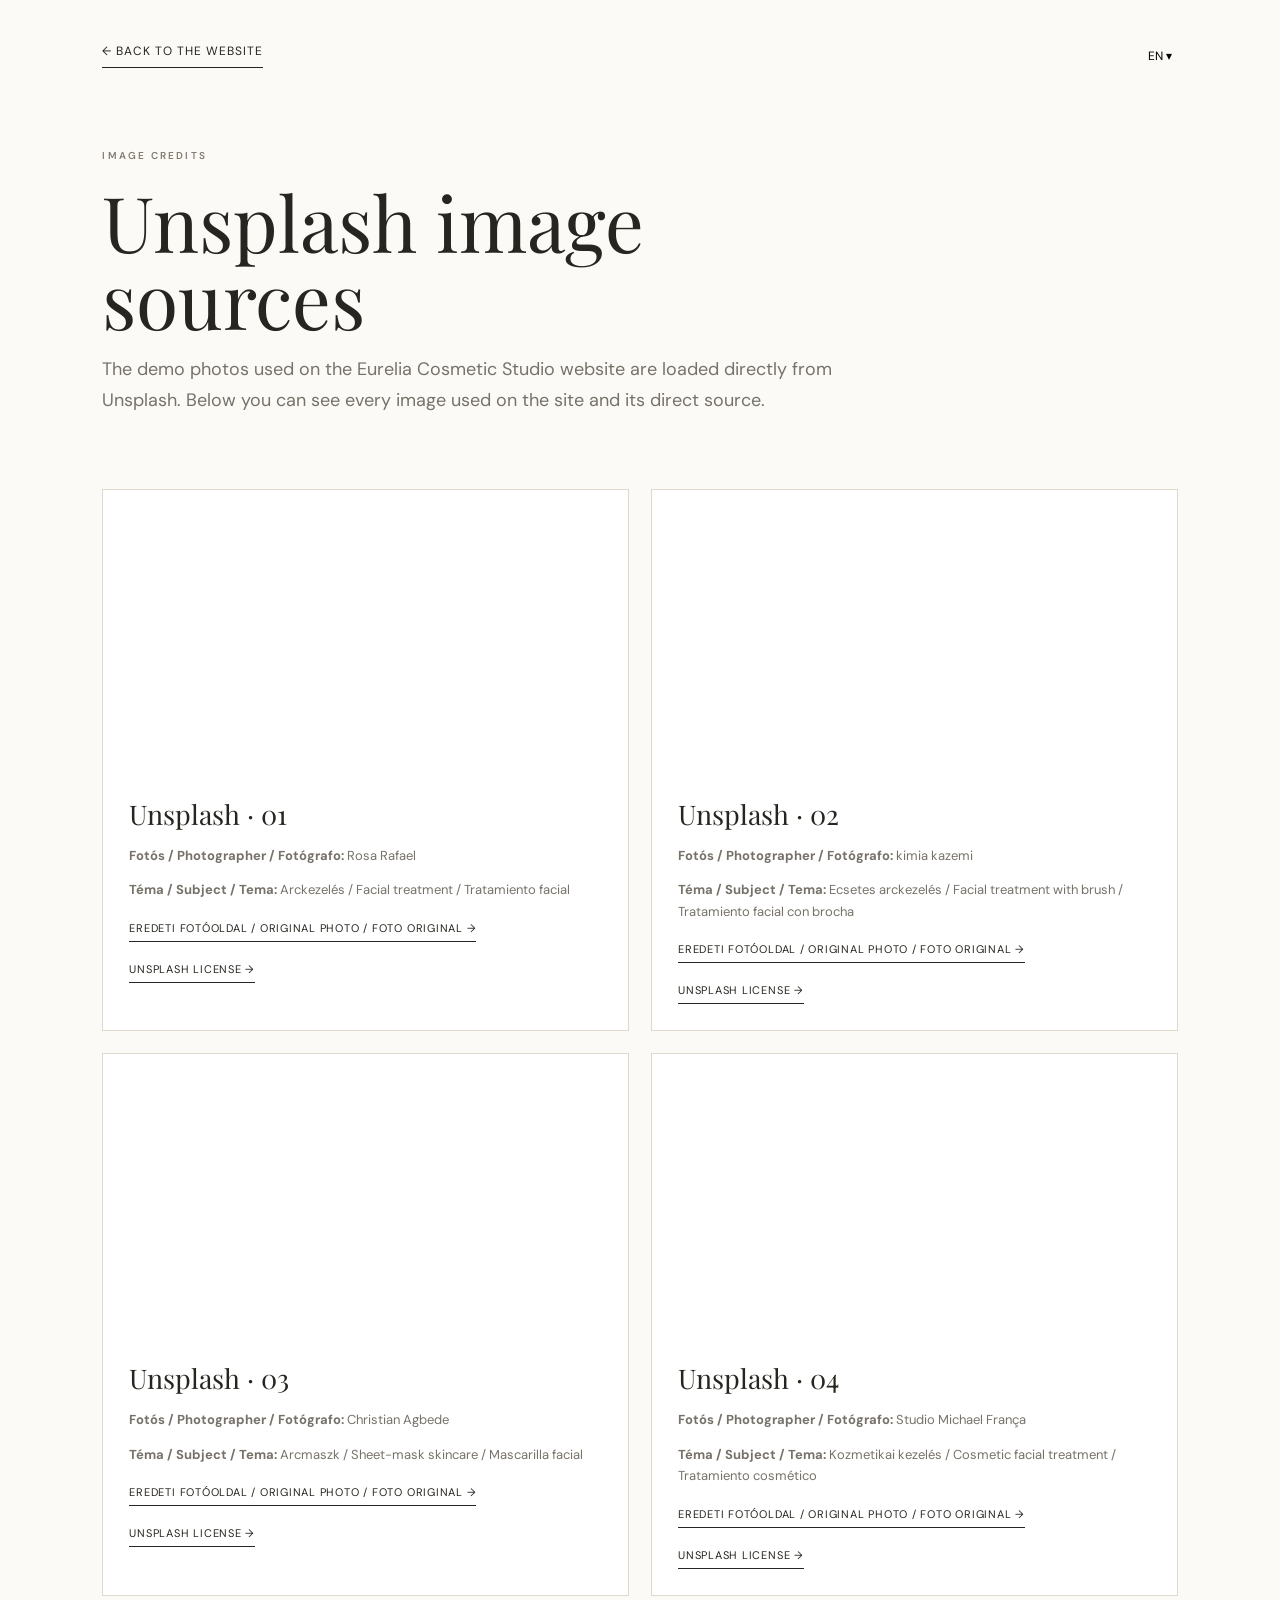
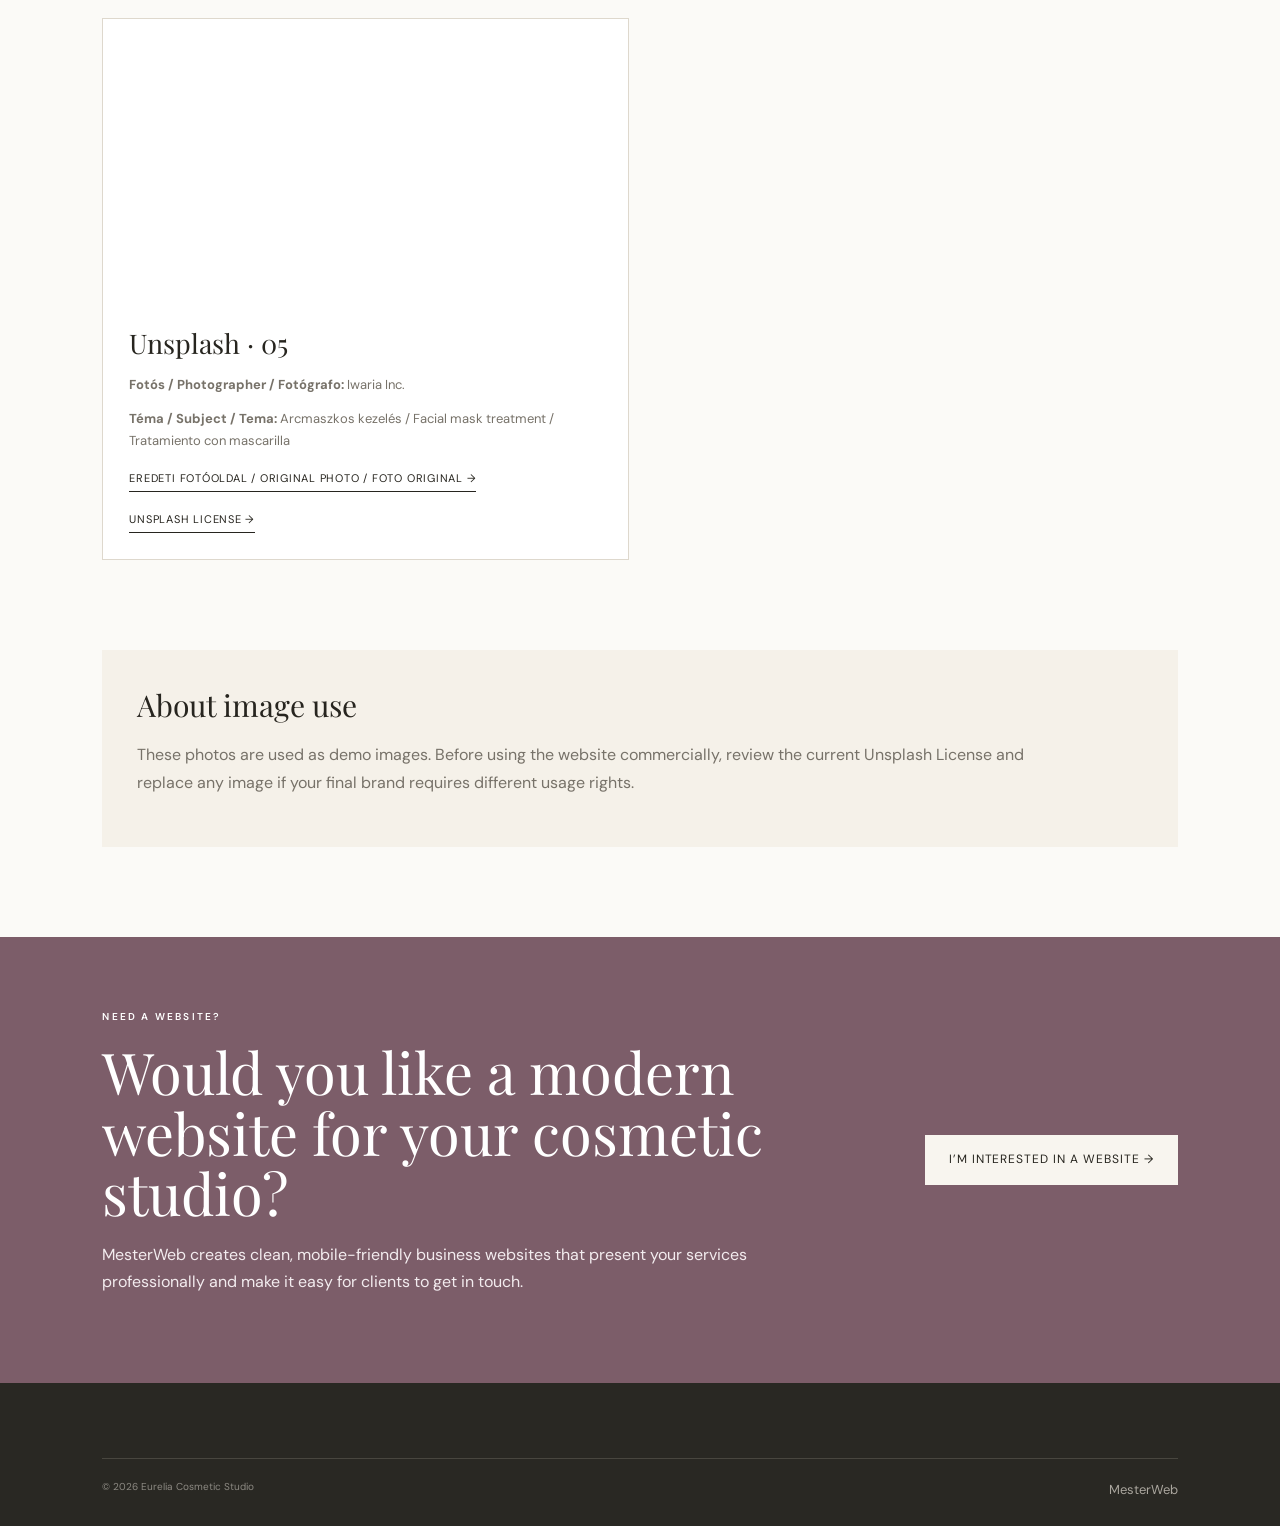
<file: kepforrasok.html>
<!doctype html>
<html lang="en">
<head>
<meta charset="utf-8">
<meta name="viewport" content="width=device-width, initial-scale=1">
<title>Image Sources · Eurelia Cosmetic Studio</title>
<meta name="description" content="Unsplash image sources used by Eurelia Cosmetic Studio.">
<link rel="stylesheet" href="css/style.css">
</head>
<body class="source-page">
  <div class="source-top">
    <a class="source-back" href="index.html" data-i18n="sources.back">← Back to the website</a>
    <div class="lang-switcher">
      <button class="lang-current">EN ▾</button>
      <div class="lang-menu">
        <button data-lang="en">English</button>
        <button data-lang="es">Español</button>
        <button data-lang="hu">Magyar</button>
      </div>
    </div>
  </div>
  <main>
    <section class="source-hero">
      <p class="eyebrow" data-i18n="sources.eyebrow">IMAGE CREDITS</p>
      <h1 data-i18n="sources.title">Unsplash image sources</h1>
      <p data-i18n="sources.intro">The demo photos used on the Eurelia Cosmetic Studio website are loaded directly from Unsplash. Below you can see every image used on the site and its direct source.</p>
    </section>
    <section class="source-grid">
<article class="source-card"><div class="source-preview" style="background-image:url('https://images.unsplash.com/photo-1570172619644-dfd03ed5d881?auto=format&fit=crop&w=1600&q=85')"></div><div class="source-copy"><h2>Unsplash · 01</h2><p><strong>Fotós / Photographer / Fotógrafo:</strong> Rosa Rafael</p><p><strong>Téma / Subject / Tema:</strong> Arckezelés / Facial treatment / Tratamiento facial</p><div class="source-links"><a href="https://unsplash.com/photos/woman-receiving-facial-mask-treatment-at-spa-Pe9IXUuC6QU" target="_blank" rel="noopener noreferrer">Eredeti fotóoldal / Original photo / Foto original →</a><a href="https://unsplash.com/license" target="_blank" rel="noopener noreferrer">Unsplash License →</a></div></div></article>
<article class="source-card"><div class="source-preview" style="background-image:url('https://images.unsplash.com/photo-1761718209793-cb6d348831e0?auto=format&fit=crop&w=1600&q=85')"></div><div class="source-copy"><h2>Unsplash · 02</h2><p><strong>Fotós / Photographer / Fotógrafo:</strong> kimia kazemi</p><p><strong>Téma / Subject / Tema:</strong> Ecsetes arckezelés / Facial treatment with brush / Tratamiento facial con brocha</p><div class="source-links"><a href="https://unsplash.com/photos/woman-receiving-a-facial-treatment-with-a-brush-wYrnlhDQaIA" target="_blank" rel="noopener noreferrer">Eredeti fotóoldal / Original photo / Foto original →</a><a href="https://unsplash.com/license" target="_blank" rel="noopener noreferrer">Unsplash License →</a></div></div></article>
<article class="source-card"><div class="source-preview" style="background-image:url('https://images.unsplash.com/photo-1775642548902-2f60a0aa1405?auto=format&fit=crop&w=1600&q=85')"></div><div class="source-copy"><h2>Unsplash · 03</h2><p><strong>Fotós / Photographer / Fotógrafo:</strong> Christian Agbede</p><p><strong>Téma / Subject / Tema:</strong> Arcmaszk / Sheet-mask skincare / Mascarilla facial</p><div class="source-links"><a href="https://unsplash.com/photos/woman-applying-a-sheet-mask-to-her-face-BAPMUZJNyGs" target="_blank" rel="noopener noreferrer">Eredeti fotóoldal / Original photo / Foto original →</a><a href="https://unsplash.com/license" target="_blank" rel="noopener noreferrer">Unsplash License →</a></div></div></article>
<article class="source-card"><div class="source-preview" style="background-image:url('https://images.unsplash.com/photo-1731355771317-b2ab72c79124?auto=format&fit=crop&w=1600&q=85')"></div><div class="source-copy"><h2>Unsplash · 04</h2><p><strong>Fotós / Photographer / Fotógrafo:</strong> Studio Michael França</p><p><strong>Téma / Subject / Tema:</strong> Kozmetikai kezelés / Cosmetic facial treatment / Tratamiento cosmético</p><div class="source-links"><a href="https://unsplash.com/photos/a-woman-getting-a-facial-mask-on-her-face-aZliw_XDfUU" target="_blank" rel="noopener noreferrer">Eredeti fotóoldal / Original photo / Foto original →</a><a href="https://unsplash.com/license" target="_blank" rel="noopener noreferrer">Unsplash License →</a></div></div></article>
<article class="source-card"><div class="source-preview" style="background-image:url('https://images.unsplash.com/photo-1677682692769-e7250eda8a8b?auto=format&fit=crop&w=1600&q=85')"></div><div class="source-copy"><h2>Unsplash · 05</h2><p><strong>Fotós / Photographer / Fotógrafo:</strong> Iwaria Inc.</p><p><strong>Téma / Subject / Tema:</strong> Arcmaszkos kezelés / Facial mask treatment / Tratamiento con mascarilla</p><div class="source-links"><a href="https://unsplash.com/photos/a-woman-getting-a-facial-mask-on-her-face-TLLro7iVLtk" target="_blank" rel="noopener noreferrer">Eredeti fotóoldal / Original photo / Foto original →</a><a href="https://unsplash.com/license" target="_blank" rel="noopener noreferrer">Unsplash License →</a></div></div></article>
</section>
    <section class="source-note">
      <h2 data-i18n="sources.noteTitle">About image use</h2>
      <p data-i18n="sources.note">HU: Az itt felsorolt fotók eredeti Unsplash-oldalai és fotósai a fenti gombokkal ellenőrizhetők. Mind az öt kép az Unsplash oldalán „Free to use under the Unsplash License” jelöléssel szerepel.<br><br>EN: The original Unsplash pages and photographers are linked above. All five photos are marked “Free to use under the Unsplash License” on Unsplash.<br><br>ES: Las páginas originales de Unsplash y los fotógrafos están enlazados arriba. Las cinco fotos aparecen como “Free to use under the Unsplash License” en Unsplash.</p>
    </section>
  </main>
  <section class="mesterweb-cta">
    <div>
      <p class="eyebrow light" data-i18n="mesterweb.eyebrow">NEED A WEBSITE?</p>
      <h2 data-i18n="mesterweb.title">Would you like a modern website for your cosmetic studio?</h2>
      <p data-i18n="mesterweb.text">MesterWeb creates clean, mobile-friendly business websites that present your services professionally and make it easy for clients to get in touch.</p>
    </div>
    <a class="btn btn-light" href="https://mesterweb-nco7.onrender.com" target="_blank" rel="noopener noreferrer" data-i18n="mesterweb.button">I’m interested in a website →</a>
  </section>
  <footer class="footer">
    <div class="footer-bottom" style="margin-top:0">
      <span>© 2026 Eurelia Cosmetic Studio</span>
      <a href="https://mesterweb-nco7.onrender.com" target="_blank" rel="noopener noreferrer">MesterWeb</a>
    </div>
  </footer>
<script src="js/script.js"></script>
</body>
</html>
</file>
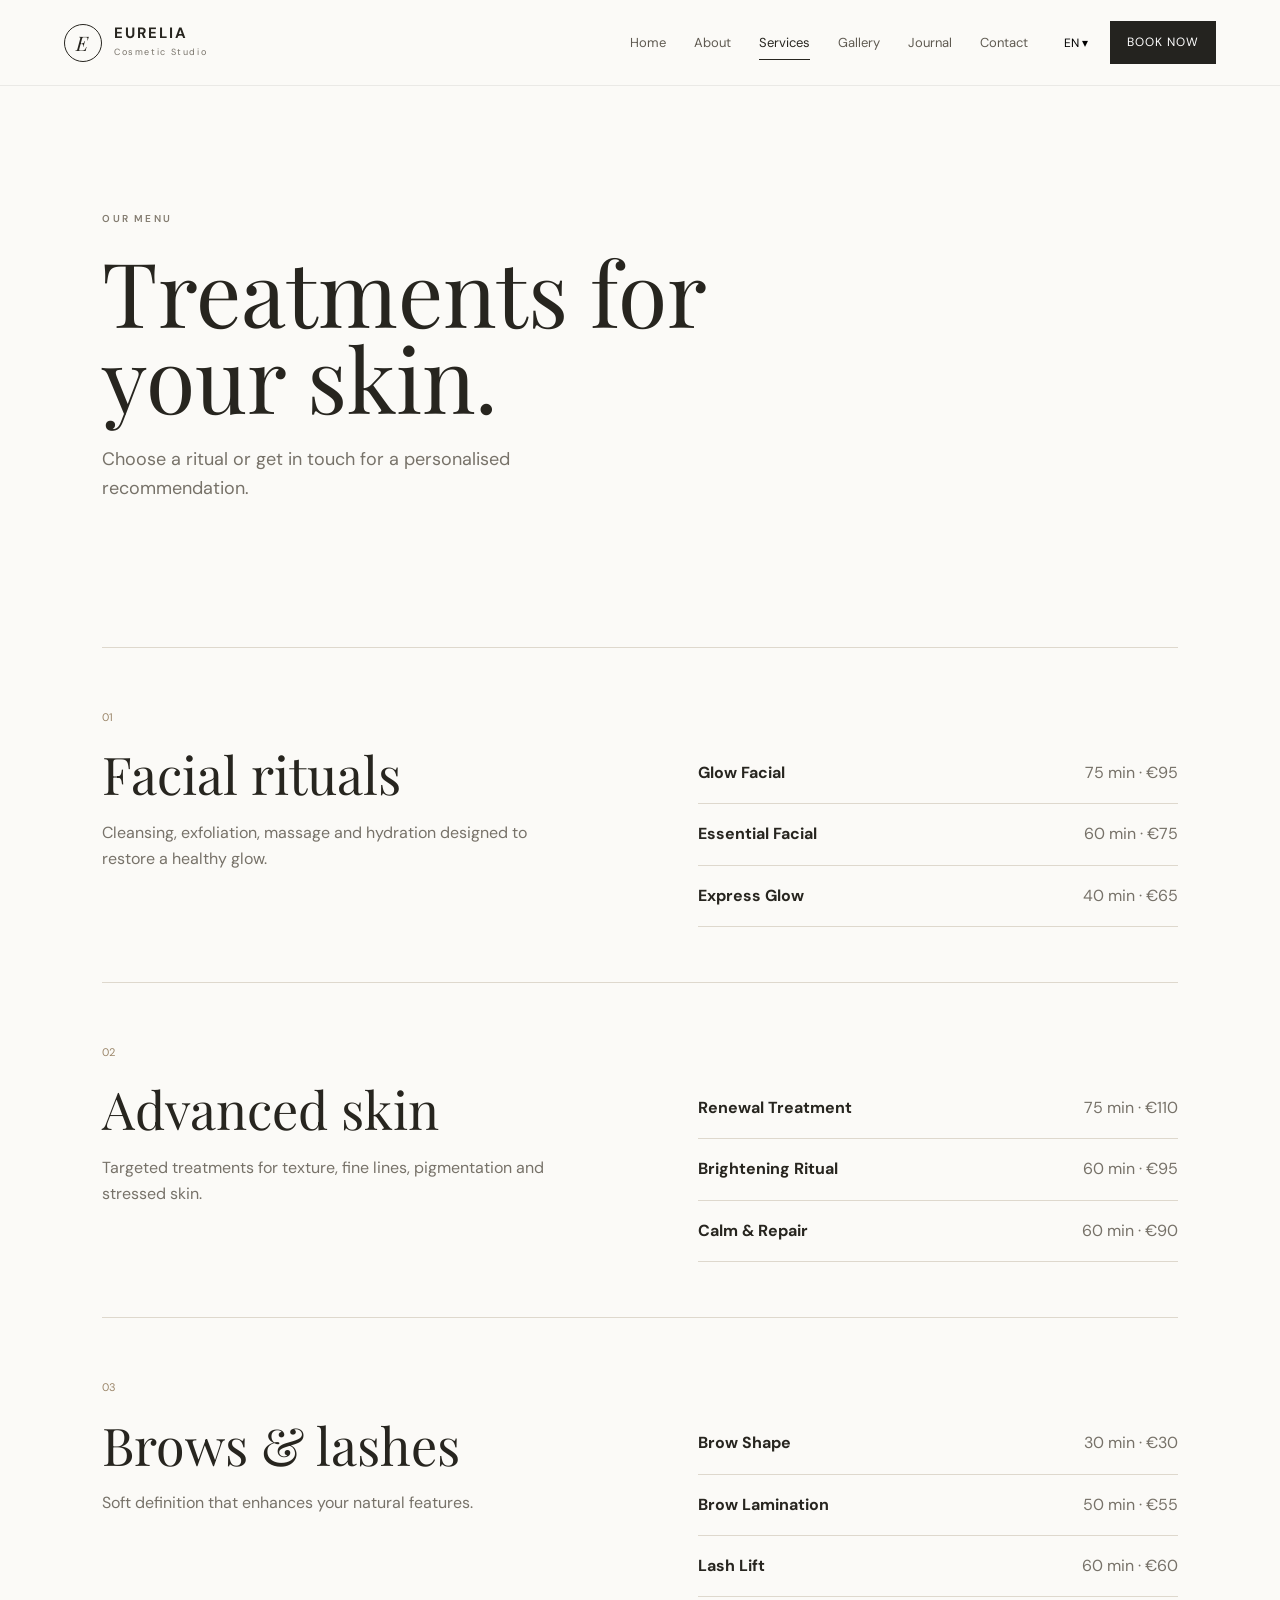
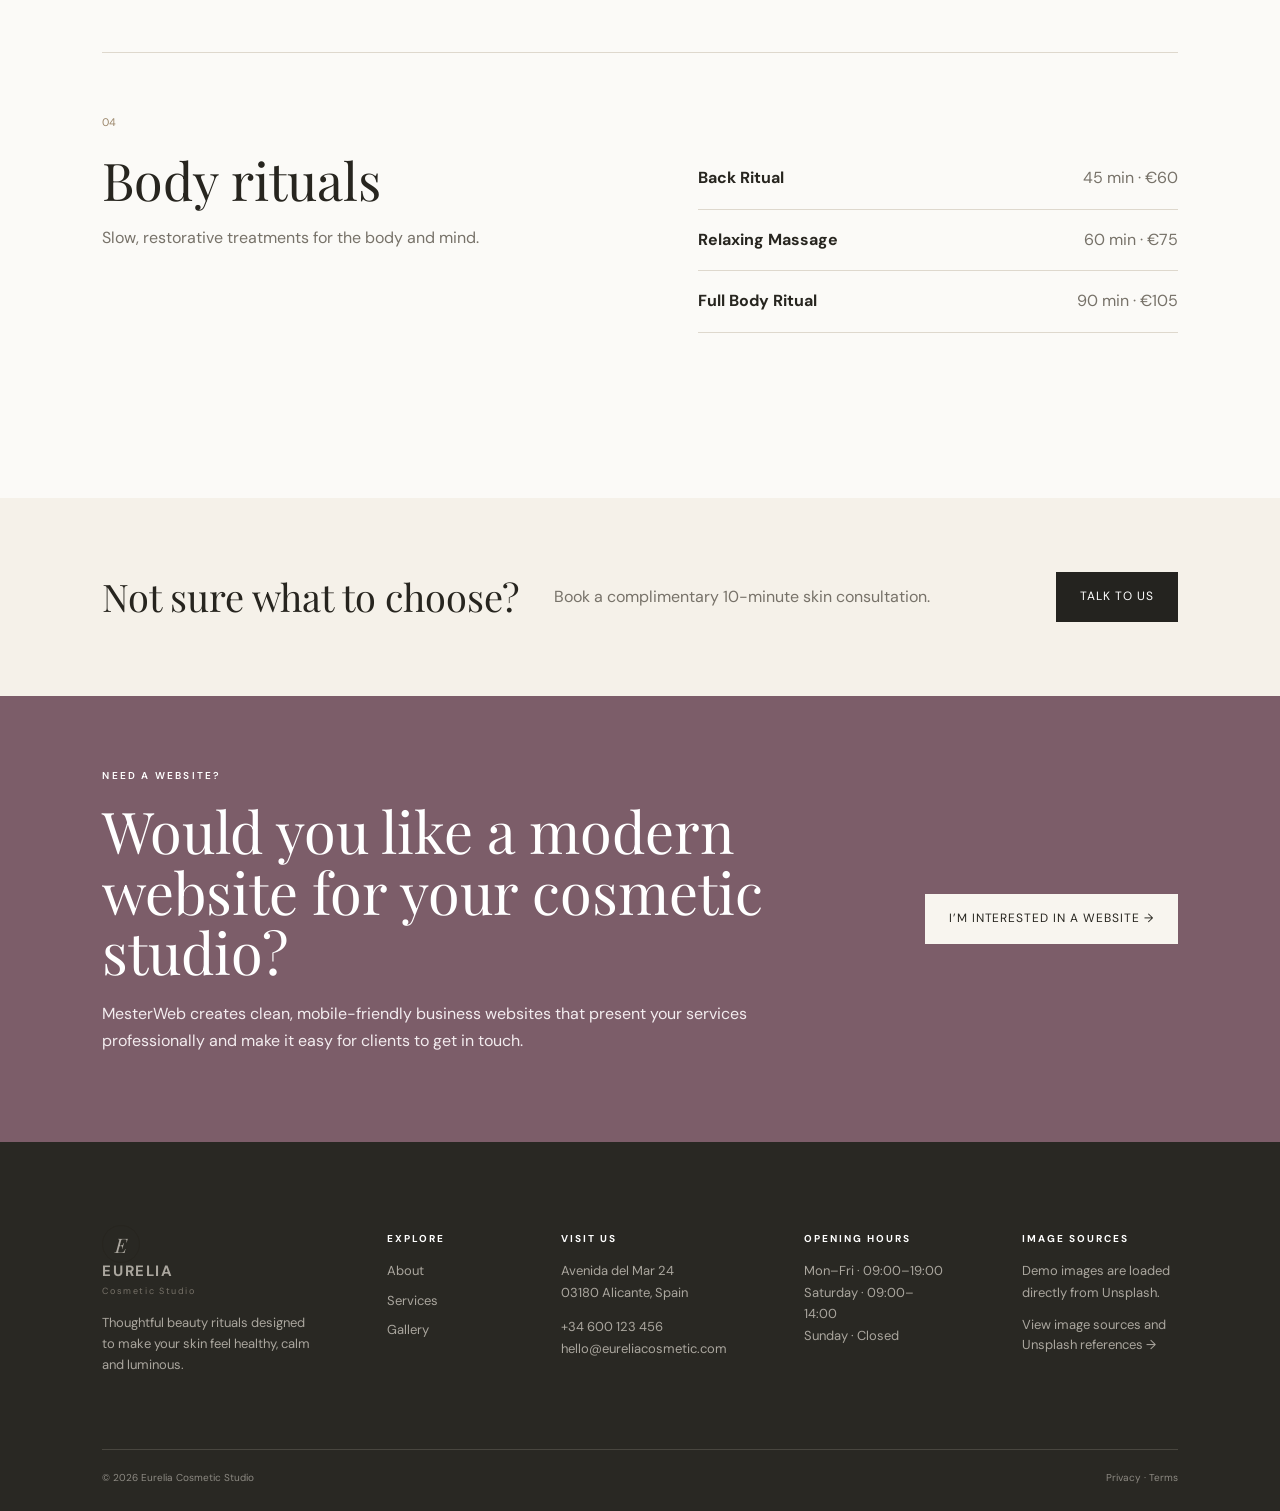
<file: services.html>
<!doctype html>
<html lang="en">
<head>
<meta charset="utf-8">
<meta name="viewport" content="width=device-width, initial-scale=1">
<title>Eurelia Cosmetic Studio</title>
<meta name="description" content="Eurelia Cosmetic Studio — modern cosmetic and skincare treatments.">
<link rel="stylesheet" href="css/style.css">
</head>
<body data-page="services">

    <header class="site-header">
      <a class="brand" href="index.html">
        <span class="brand-mark">E</span>
        <span><strong>EURELIA</strong><small>Cosmetic Studio</small></span>
      </a>
      <button class="menu-toggle" aria-label="Open menu"><span></span><span></span><span></span></button>
      <nav class="main-nav">
        <a class="" href="index.html" data-i18n="nav.home">Home</a>
        <a class="" href="about.html" data-i18n="nav.about">About</a>
        <a class="active" href="services.html" data-i18n="nav.services">Services</a>
        <a class="" href="gallery.html" data-i18n="nav.gallery">Gallery</a>
        <a class="" href="blog.html" data-i18n="nav.blog">Journal</a>
        <a class="" href="contact.html" data-i18n="nav.contact">Contact</a>
      </nav>
      <div class="header-actions">
        <div class="lang-switcher">
          <button class="lang-current">EN ▾</button>
          <div class="lang-menu">
            <button data-lang="en">English</button>
            <button data-lang="es">Español</button>
            <button data-lang="hu">Magyar</button>
          </div>
        </div>
        <a class="btn btn-dark btn-small" href="contact.html" data-i18n="nav.book">Book now</a>
      </div>
    </header>
    
<main>

<section class="page-heading"><p class="eyebrow" data-i18n="services.eyebrow">OUR MENU</p><h1 data-i18n="services.title">Treatments for<br><em>your skin.</em></h1><p data-i18n="services.intro">Choose a ritual or get in touch for a personalised recommendation.</p></section>
<section class="service-list section">
  <article class="service-row"><div><span>01</span><h2 data-i18n="services.facial">Facial rituals</h2><p data-i18n="services.facialText">Cleansing, exfoliation, massage and hydration designed to restore a healthy glow.</p></div><div class="service-options"><p><b data-i18n="services.items.glowFacial">Glow Facial</b><span>75 min · €95</span></p><p><b data-i18n="services.items.essentialFacial">Essential Facial</b><span>60 min · €75</span></p><p><b data-i18n="services.items.expressGlow">Express Glow</b><span>40 min · €65</span></p></div></article>
  <article class="service-row"><div><span>02</span><h2 data-i18n="services.anti">Advanced skin</h2><p data-i18n="services.antiText">Targeted treatments for texture, fine lines, pigmentation and stressed skin.</p></div><div class="service-options"><p><b data-i18n="services.items.renewalTreatment">Renewal Treatment</b><span>75 min · €110</span></p><p><b data-i18n="services.items.brighteningRitual">Brightening Ritual</b><span>60 min · €95</span></p><p><b data-i18n="services.items.calmRepair">Calm & Repair</b><span>60 min · €90</span></p></div></article>
  <article class="service-row"><div><span>03</span><h2 data-i18n="services.brows">Brows & lashes</h2><p data-i18n="services.browsText">Soft definition that enhances your natural features.</p></div><div class="service-options"><p><b data-i18n="services.items.browShape">Brow Shape</b><span>30 min · €30</span></p><p><b data-i18n="services.items.browLamination">Brow Lamination</b><span>50 min · €55</span></p><p><b data-i18n="services.items.lashLift">Lash Lift</b><span>60 min · €60</span></p></div></article>
  <article class="service-row"><div><span>04</span><h2 data-i18n="services.body">Body rituals</h2><p data-i18n="services.bodyText">Slow, restorative treatments for the body and mind.</p></div><div class="service-options"><p><b data-i18n="services.items.backRitual">Back Ritual</b><span>45 min · €60</span></p><p><b data-i18n="services.items.relaxingMassage">Relaxing Massage</b><span>60 min · €75</span></p><p><b data-i18n="services.items.fullBodyRitual">Full Body Ritual</b><span>90 min · €105</span></p></div></article>
</section>
<section class="booking-strip"><h2 data-i18n="services.bookingTitle">Not sure what to choose?</h2><p data-i18n="services.bookingText">Book a complimentary 10-minute skin consultation.</p><a class="btn btn-dark" href="contact.html" data-i18n="services.bookingButton">Talk to us</a></section>

</main>

<section class="mesterweb-cta">
  <div>
    <p class="eyebrow light" data-i18n="mesterweb.eyebrow">NEED A WEBSITE?</p>
    <h2 data-i18n="mesterweb.title">Would you like a modern website for your cosmetic studio?</h2>
    <p data-i18n="mesterweb.text">MesterWeb creates clean, mobile-friendly business websites that present your services professionally and make it easy for clients to get in touch.</p>
  </div>
  <a class="btn btn-light" href="https://mesterweb-nco7.onrender.com" target="_blank" rel="noopener noreferrer" data-i18n="mesterweb.button">I’m interested in a website →</a>
</section>

    <footer class="footer">
      <div class="footer-grid">
        <div>
          <a class="brand footer-brand" href="index.html"><span class="brand-mark">E</span><span><strong>EURELIA</strong><small>Cosmetic Studio</small></span></a>
          <p data-i18n="footer.text">Thoughtful beauty rituals designed to make your skin feel healthy, calm and luminous.</p>
        </div>
        <div><h4 data-i18n="footer.explore">Explore</h4>
          <a href="about.html" data-i18n="nav.about">About</a><a href="services.html" data-i18n="nav.services">Services</a><a href="gallery.html" data-i18n="nav.gallery">Gallery</a>
        </div>
        <div><h4 data-i18n="footer.visit">Visit us</h4>
          <p>Avenida del Mar 24<br>03180 Alicante, Spain</p>
          <p>+34 600 123 456<br>hello@eureliacosmetic.com</p>
        </div>
        <div><h4 data-i18n="footer.hours">Opening hours</h4>
          <p>Mon–Fri · 09:00–19:00<br>Saturday · 09:00–14:00<br>Sunday · Closed</p>
        </div>
        <div class="footer-sources">
          <h4 data-i18n="footer.sourcesTitle">Image sources</h4>
          <p data-i18n="footer.sourcesText">Demo images are loaded directly from Unsplash.</p>
          <a href="kepforrasok.html" data-i18n="footer.sourcesLink">View image sources and Unsplash references →</a>
        </div>
      </div>
      <div class="footer-bottom"><span>© 2026 Eurelia Cosmetic Studio</span><span>Privacy · Terms</span></div>
    </footer>
    
<script src="js/script.js"></script>
</body>
</html>
</file>
<file: css/style.css>
@import url('https://fonts.googleapis.com/css2?family=DM+Sans:wght@400;500;600&family=Playfair+Display:ital,wght@0,400;0,500;1,400;1,500&display=swap');
:root{--ink:#27251f;--muted:#777269;--cream:#f5f1e9;--paper:#fbfaf7;--line:#ded8cd;--accent:#9b866a;--dark:#24231f}
*{box-sizing:border-box}html{scroll-behavior:smooth}body{margin:0;color:var(--ink);background:var(--paper);font-family:"DM Sans",Arial,sans-serif;font-size:16px;line-height:1.65}a{color:inherit;text-decoration:none}button,input,textarea,select{font:inherit}img{max-width:100%}
.site-header{height:86px;padding:0 5vw;display:flex;align-items:center;justify-content:space-between;background:var(--paper);position:relative;z-index:20;border-bottom:1px solid rgba(39,37,31,.08)}.brand{display:flex;gap:12px;align-items:center;letter-spacing:.12em}.brand strong{display:block;font-size:15px;line-height:1.1}.brand small{display:block;font-size:9px;letter-spacing:.18em;color:var(--muted);margin-top:4px}.brand-mark{width:38px;height:38px;border:1px solid var(--ink);border-radius:50%;display:grid;place-items:center;font-family:"Playfair Display";font-size:20px;font-style:italic}.main-nav{display:flex;gap:28px;margin-left:auto;margin-right:30px}.main-nav a{font-size:13px;color:#5f5a51;position:relative}.main-nav a.active,.main-nav a:hover{color:var(--ink)}.main-nav a.active:after{content:"";position:absolute;height:1px;background:var(--ink);left:0;right:0;bottom:-7px}.header-actions{display:flex;align-items:center;gap:16px}.lang-switcher{position:relative}.lang-current{border:0;background:transparent;cursor:pointer;font-size:12px}.lang-menu{display:none;position:absolute;right:0;top:30px;background:white;border:1px solid var(--line);padding:8px;min-width:120px;box-shadow:0 12px 30px #0001}.lang-switcher.open .lang-menu{display:block}.lang-menu button{display:block;border:0;background:none;padding:8px 12px;width:100%;text-align:left;cursor:pointer}.btn{display:inline-flex;align-items:center;justify-content:center;padding:14px 23px;border:1px solid transparent;font-size:12px;letter-spacing:.08em;text-transform:uppercase;transition:.25s}.btn-dark{background:var(--dark);color:white}.btn-dark:hover{background:#403d36;transform:translateY(-2px)}.btn-light{background:#f8f5ef;color:var(--ink)}.btn-light:hover{background:white;transform:translateY(-2px)}.btn-small{padding:11px 16px}.text-link{font-size:12px;text-transform:uppercase;letter-spacing:.08em;border-bottom:1px solid currentColor;padding-bottom:5px}.light{color:white!important}.menu-toggle{display:none;border:0;background:none}
.hero{min-height:calc(100vh - 86px);position:relative;overflow:hidden}.hero-image{position:absolute;inset:0;background:url("https://images.unsplash.com/photo-1761718209793-cb6d348831e0?auto=format&fit=crop&w=1600&q=85") center/cover}.hero-overlay{position:absolute;inset:0;background:linear-gradient(90deg,#0008,#0001 70%)}.hero-content{position:relative;color:white;max-width:720px;padding:16vh 7vw 15vh}.hero h1{font:400 clamp(54px,7.2vw,108px)/.96 "Playfair Display",serif;margin:20px 0}.hero h1 em,h1 em,h2 em{font-style:italic}.hero-content>p:not(.eyebrow){max-width:520px;font-size:17px;color:#f5f2ed}.hero-buttons{display:flex;gap:25px;align-items:center;margin-top:35px}.hero-scroll{position:absolute;bottom:35px;right:6vw;color:white;font-size:10px;letter-spacing:.18em}.hero-scroll span{margin-left:10px}.eyebrow{font-size:10px;letter-spacing:.22em;font-weight:600;color:#837c70;margin:0;text-transform:uppercase}.section{padding:110px 8vw}.intro{display:grid;grid-template-columns:1fr 1fr;gap:10vw}.intro h2,.section h2{font:400 clamp(38px,4.8vw,70px)/1.05 "Playfair Display",serif;margin:20px 0}.lead{font:400 21px/1.65 "Playfair Display",serif;color:#4d493f}.arrow-link{font-size:12px;text-transform:uppercase;letter-spacing:.09em;border-bottom:1px solid var(--ink);padding-bottom:6px;display:inline-block;margin-top:18px}.image-split{display:grid;grid-template-columns:1fr 1fr;gap:9vw;align-items:center}.image-split.reverse{grid-template-columns:1fr 1fr}.image-split.reverse .img-team{order:2}.image-card{min-height:620px;background-size:cover;background-position:center}.img-facial{background-image:url("https://images.unsplash.com/photo-1761718209793-cb6d348831e0?auto=format&fit=crop&w=1600&q=85")}.img-about{background-image:url("https://images.unsplash.com/photo-1775642548902-2f60a0aa1405?auto=format&fit=crop&w=1600&q=85")}.img-team{background-image:url("https://images.unsplash.com/photo-1731355771317-b2ab72c79124?auto=format&fit=crop&w=1600&q=85")}.split-copy{max-width:520px}.split-copy p:not(.eyebrow){color:var(--muted);margin:20px 0 30px}.price-row{display:flex;justify-content:space-between;max-width:360px;border-top:1px solid var(--line);padding:18px 0;margin-bottom:25px}.section-soft{background:var(--cream)}.section-head{display:flex;justify-content:space-between;align-items:end;margin-bottom:45px}.service-grid{display:grid;grid-template-columns:repeat(3,1fr);border-top:1px solid var(--line)}.service-card{padding:34px 30px;border-right:1px solid var(--line);min-height:260px;transition:.25s}.service-card:last-child{border-right:0}.service-card:hover{background:#fff}.service-card span,.value-grid span{font-size:11px;color:var(--accent)}.service-card h3{font:400 29px "Playfair Display",serif;margin:45px 0 12px}.service-card p{color:var(--muted);font-size:14px}.service-card b{font-size:11px;text-transform:uppercase;letter-spacing:.08em}.quote{text-align:center;max-width:900px;margin:auto}.quote-mark{font:100px/0 "Playfair Display";color:var(--accent);height:50px}.quote blockquote{font:italic 400 clamp(30px,4vw,52px)/1.2 "Playfair Display",serif;margin:20px 0}.quote p{font-size:12px;text-transform:uppercase;letter-spacing:.15em}.cta-banner{padding:90px 8vw;background:#3a3730;color:white;display:flex;justify-content:space-between;align-items:center}.cta-banner h2{font:400 clamp(42px,5vw,70px)/1 "Playfair Display";margin:18px 0 0}.page-hero{display:grid;grid-template-columns:1fr 1fr;min-height:620px;background:var(--cream)}.page-hero>div:first-child{padding:130px 8vw}.page-hero h1,.page-heading h1,.contact-hero h1{font:400 clamp(54px,7vw,100px)/.96 "Playfair Display";margin:20px 0}.page-hero p:not(.eyebrow),.page-heading>p:not(.eyebrow),.contact-hero p:not(.eyebrow){max-width:540px;color:var(--muted);font-size:18px}.two-col{display:grid;grid-template-columns:1fr 1fr;gap:10vw}.two-col>div:last-child{padding-top:45px}.signature{font:italic 28px "Playfair Display";margin-top:40px}.value-grid{display:grid;grid-template-columns:repeat(3,1fr);border-top:1px solid var(--line)}.value-grid>div{padding:30px;border-right:1px solid var(--line)}.value-grid>div:last-child{border:0}.value-grid h3{font:400 28px "Playfair Display";margin:35px 0 10px}.value-grid p{color:var(--muted);font-size:14px}.page-heading{padding:125px 8vw 95px;max-width:900px}.page-heading h1{margin-bottom:25px}.service-list{padding-top:30px}.service-row{display:grid;grid-template-columns:1fr 1fr;gap:9vw;border-top:1px solid var(--line);padding:55px 0}.service-row>div:first-child>span{font-size:11px;color:var(--accent)}.service-row h2{font-size:52px;margin:18px 0}.service-row p{color:var(--muted);max-width:520px}.service-options{padding-top:40px}.service-options p{display:flex;justify-content:space-between;border-bottom:1px solid var(--line);padding:17px 0;margin:0;gap:20px}.service-options b{color:var(--ink)}.service-options span{white-space:nowrap}.booking-strip{background:var(--cream);padding:70px 8vw;display:flex;align-items:center;gap:35px}.booking-strip h2{font:400 38px "Playfair Display";margin:0}.booking-strip p{color:var(--muted);margin-right:auto}.gallery-grid{display:grid;grid-template-columns:repeat(12,1fr);grid-auto-rows:130px;gap:18px;padding-top:20px}.gallery-item{background-size:cover;background-position:center}.g1{grid-column:span 5;grid-row:span 4;background-image:url("https://images.unsplash.com/photo-1677682692769-e7250eda8a8b?auto=format&fit=crop&w=1600&q=85")}.g2{grid-column:span 4;grid-row:span 3;background-image:url("https://images.unsplash.com/photo-1570172619644-dfd03ed5d881?auto=format&fit=crop&w=1600&q=85")}.g3{grid-column:span 3;grid-row:span 5;background-image:url("https://images.unsplash.com/photo-1761718209793-cb6d348831e0?auto=format&fit=crop&w=1600&q=85")}.g4{grid-column:span 4;grid-row:span 3;background-image:url("https://images.unsplash.com/photo-1775642548902-2f60a0aa1405?auto=format&fit=crop&w=1600&q=85")}.g5{grid-column:span 5;grid-row:span 4;background-image:url("https://images.unsplash.com/photo-1731355771317-b2ab72c79124?auto=format&fit=crop&w=1600&q=85")}.g6{grid-column:span 3;grid-row:span 3;background-image:url("https://images.unsplash.com/photo-1677682692769-e7250eda8a8b?auto=format&fit=crop&w=1600&q=85")}.blog-grid{display:grid;grid-template-columns:repeat(3,1fr);gap:28px;padding-top:20px}.post-card{background:white}.post-image{height:360px;background-size:cover;background-position:center}.p1{background-image:url("https://images.unsplash.com/photo-1570172619644-dfd03ed5d881?auto=format&fit=crop&w=1600&q=85")}.p2{background-image:url("https://images.unsplash.com/photo-1761718209793-cb6d348831e0?auto=format&fit=crop&w=1600&q=85")}.p3{background-image:url("https://images.unsplash.com/photo-1761718209793-cb6d348831e0?auto=format&fit=crop&w=1600&q=85")}.post-card>div:last-child{padding:25px}.post-card small{font-size:9px;letter-spacing:.15em;color:var(--accent)}.post-card h2{font:400 28px/1.15 "Playfair Display";min-height:95px}.contact-hero{background:var(--cream);padding:125px 8vw}.contact-grid{display:grid;grid-template-columns:.75fr 1.25fr;gap:10vw}.contact-details>div{margin-bottom:38px}.contact-details span{font-size:10px;letter-spacing:.2em}.contact-details p{font:400 19px/1.5 "Playfair Display";margin-top:10px}.contact-form label{display:block;margin-bottom:22px}.contact-form label>span{display:block;font-size:11px;text-transform:uppercase;letter-spacing:.1em;margin-bottom:7px}.form-row{display:grid;grid-template-columns:1fr 1fr;gap:20px}.contact-form input,.contact-form textarea,.contact-form select{width:100%;border:0;border-bottom:1px solid #bbb4a8;background:transparent;padding:12px 0;outline:0;color:var(--ink)}.contact-form textarea{resize:vertical}.form-note{font-size:13px;color:#7a6b58}.map-placeholder{height:350px;background:#e7e1d6;display:grid;place-items:center;text-align:center}.map-placeholder span{font-size:9px;letter-spacing:.2em}.map-placeholder h2{font:400 34px "Playfair Display";margin:12px 0}.map-placeholder p{color:var(--muted)}.footer{background:#292823;color:#e9e5dc;padding:75px 8vw 25px}.footer-grid{display:grid;grid-template-columns:1.5fr .7fr 1fr 1fr;gap:6vw}.footer-brand{margin-bottom:25px}.footer p,.footer a{font-size:13px;color:#aaa69e}.footer-grid>div:first-child p{max-width:340px}.footer h4{font-size:10px;letter-spacing:.2em;text-transform:uppercase;color:white}.footer-grid a{display:block;margin:8px 0}.footer-bottom{border-top:1px solid #48463f;margin-top:60px;padding-top:20px;display:flex;justify-content:space-between;font-size:10px;color:#8d8a83}
@media(max-width:900px){.main-nav{gap:16px}.header-actions .btn{display:none}.section{padding:80px 6vw}.intro,.image-split,.two-col,.page-hero,.contact-grid{grid-template-columns:1fr;gap:45px}.image-split.reverse .img-team{order:0}.image-card{min-height:500px}.page-hero>div:first-child{padding:85px 6vw}.page-hero{min-height:auto}.service-grid,.blog-grid{grid-template-columns:1fr}.service-card{border-right:0;border-bottom:1px solid var(--line)}.value-grid{grid-template-columns:1fr}.value-grid>div{border-right:0;border-bottom:1px solid var(--line)}.gallery-grid{grid-template-columns:repeat(2,1fr);grid-auto-rows:200px}.gallery-item{grid-column:span 1!important;grid-row:span 1!important}.cta-banner,.booking-strip{flex-direction:column;align-items:flex-start}.footer-grid{grid-template-columns:1fr 1fr}.main-nav{display:none;position:absolute;top:86px;left:0;right:0;background:var(--paper);padding:25px 6vw;flex-direction:column;border-bottom:1px solid var(--line)}.main-nav.open{display:flex}.menu-toggle{display:flex;flex-direction:column;gap:5px}.menu-toggle span{width:24px;height:1px;background:var(--ink);display:block}}
@media(max-width:600px){.site-header{height:74px;padding:0 5vw}.main-nav{top:74px}.hero{min-height:680px}.hero-content{padding:110px 6vw}.hero h1{font-size:58px}.hero-buttons{flex-direction:column;align-items:flex-start}.section-head{display:block}.section-head .arrow-link{margin-top:25px}.service-row{grid-template-columns:1fr;gap:15px}.service-row h2{font-size:42px}.form-row{grid-template-columns:1fr}.footer-grid{grid-template-columns:1fr}.footer-bottom{display:block}.footer-bottom span{display:block;margin:8px 0}.gallery-grid{grid-template-columns:1fr}.gallery-item{min-height:300px}.post-image{height:300px}}


/* MesterWeb promo + image source footer */
.mesterweb-cta{padding:72px 8vw;background:#7c5d69;color:#fff;display:flex;align-items:center;justify-content:space-between;gap:6vw}.mesterweb-cta>div{max-width:760px}.mesterweb-cta h2{font:400 clamp(34px,4.5vw,62px)/1.05 "Playfair Display",serif;margin:16px 0 18px}.mesterweb-cta>div>p:not(.eyebrow){max-width:700px;color:#f3ecef;line-height:1.7}.mesterweb-cta .btn{white-space:nowrap}.footer-grid{grid-template-columns:1.4fr .65fr .95fr .95fr 1.05fr}.footer-sources a{line-height:1.55}.footer-sources p{margin-bottom:12px}.source-page{background:var(--paper)}.source-top{padding:42px 8vw 0;display:flex;align-items:center;justify-content:space-between;gap:24px}.source-back{font-size:12px;text-transform:uppercase;letter-spacing:.08em;border-bottom:1px solid var(--ink);padding-bottom:5px}.source-hero{padding:80px 8vw 55px;max-width:980px}.source-hero h1{font:400 clamp(46px,6vw,82px)/1 "Playfair Display",serif;margin:18px 0}.source-hero>p:not(.eyebrow){font-size:18px;line-height:1.7;color:var(--muted);max-width:760px}.source-grid{padding:0 8vw 90px;display:grid;grid-template-columns:repeat(2,1fr);gap:22px}.source-card{border:1px solid var(--line);background:#fff;overflow:hidden}.source-preview{height:280px;background-size:cover;background-position:center}.source-copy{padding:26px}.source-copy h2{font:400 27px "Playfair Display",serif;margin:0 0 13px}.source-copy p{color:var(--muted);font-size:13px;line-height:1.65}.source-links{display:flex;flex-wrap:wrap;gap:18px;margin-top:18px}.source-links a{font-size:11px;text-transform:uppercase;letter-spacing:.07em;border-bottom:1px solid var(--ink);padding-bottom:4px}.source-note{margin:0 8vw 90px;padding:35px;background:var(--cream)}.source-note h2{font:400 30px "Playfair Display";margin:0 0 12px}.source-note p{color:var(--muted);max-width:900px;line-height:1.7}
@media(max-width:900px){.mesterweb-cta{flex-direction:column;align-items:flex-start}.footer-grid{grid-template-columns:1fr 1fr}.source-grid{grid-template-columns:1fr}.source-top{padding-top:30px}}
@media(max-width:600px){.source-top{align-items:flex-start;flex-direction:column}.source-grid{padding-left:6vw;padding-right:6vw}.source-hero{padding-left:6vw;padding-right:6vw}.source-note{margin-left:6vw;margin-right:6vw}.footer-grid{grid-template-columns:1fr}}
</file>
